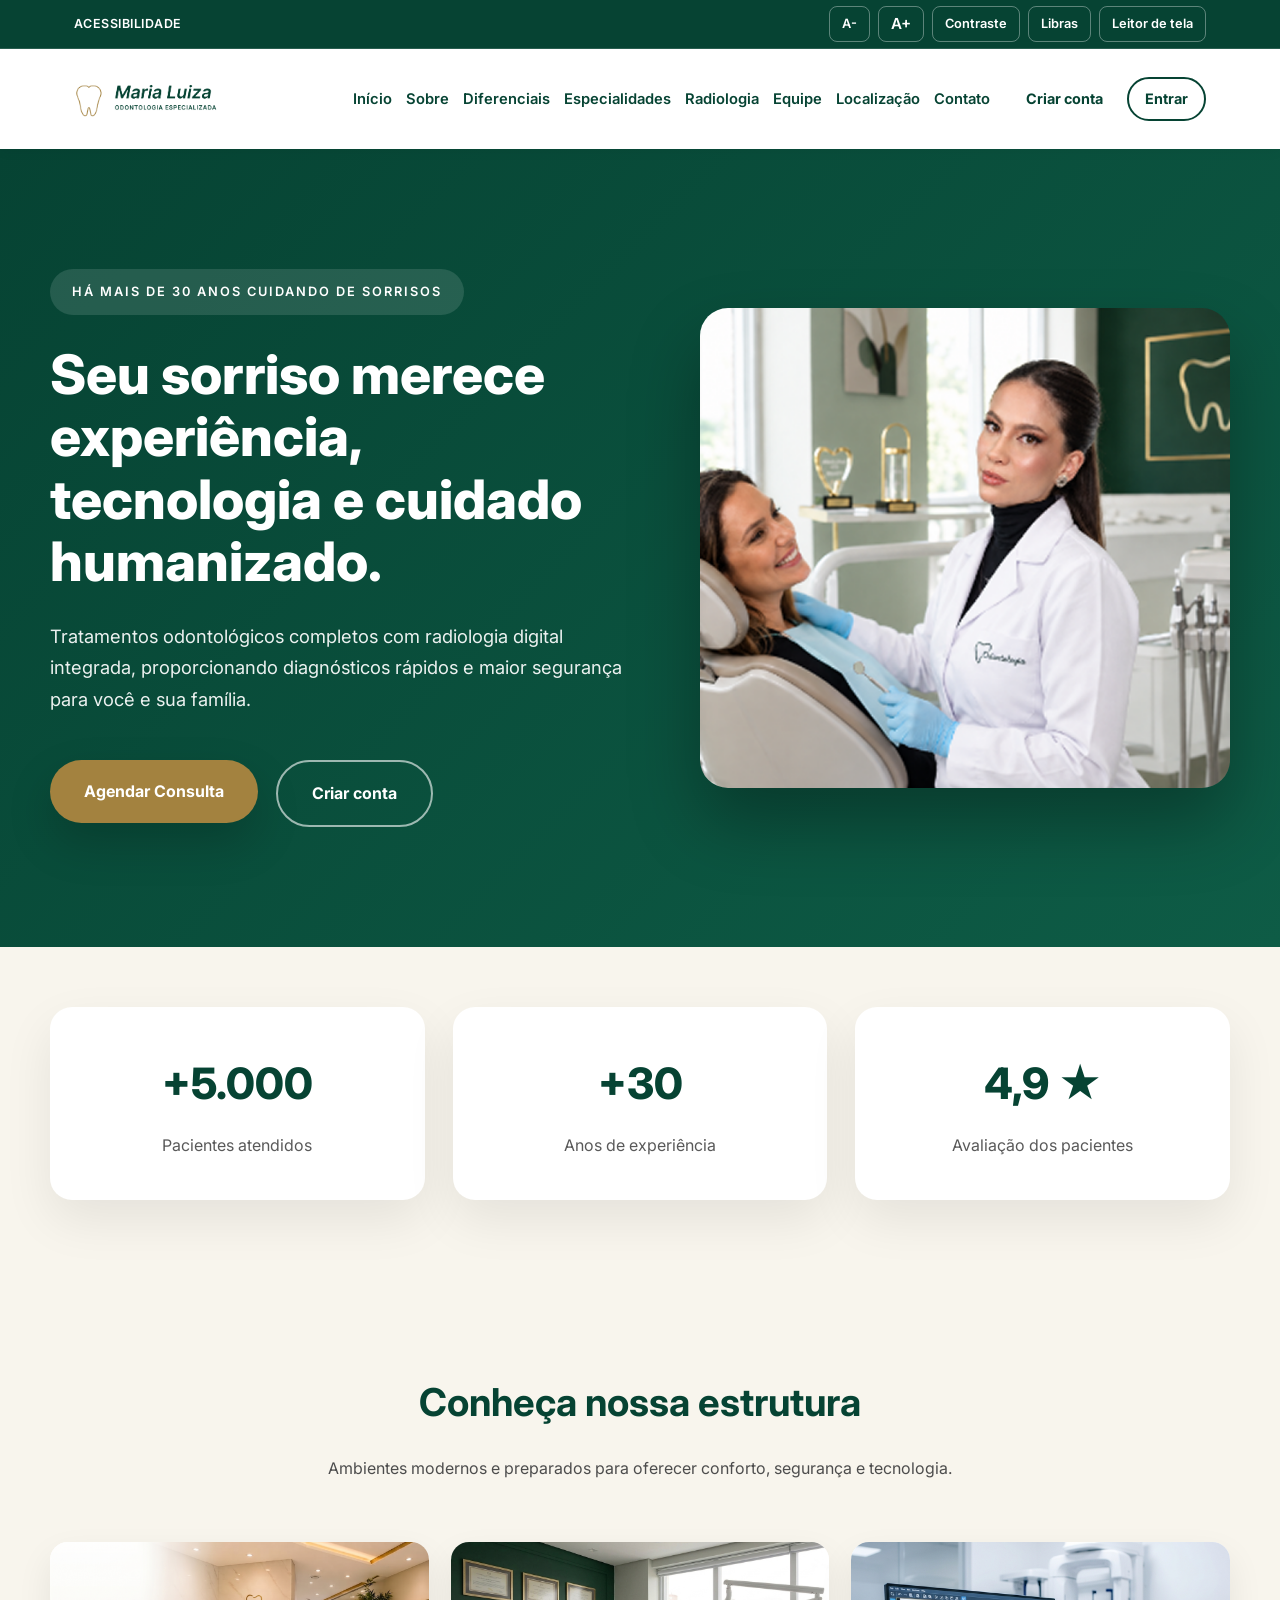
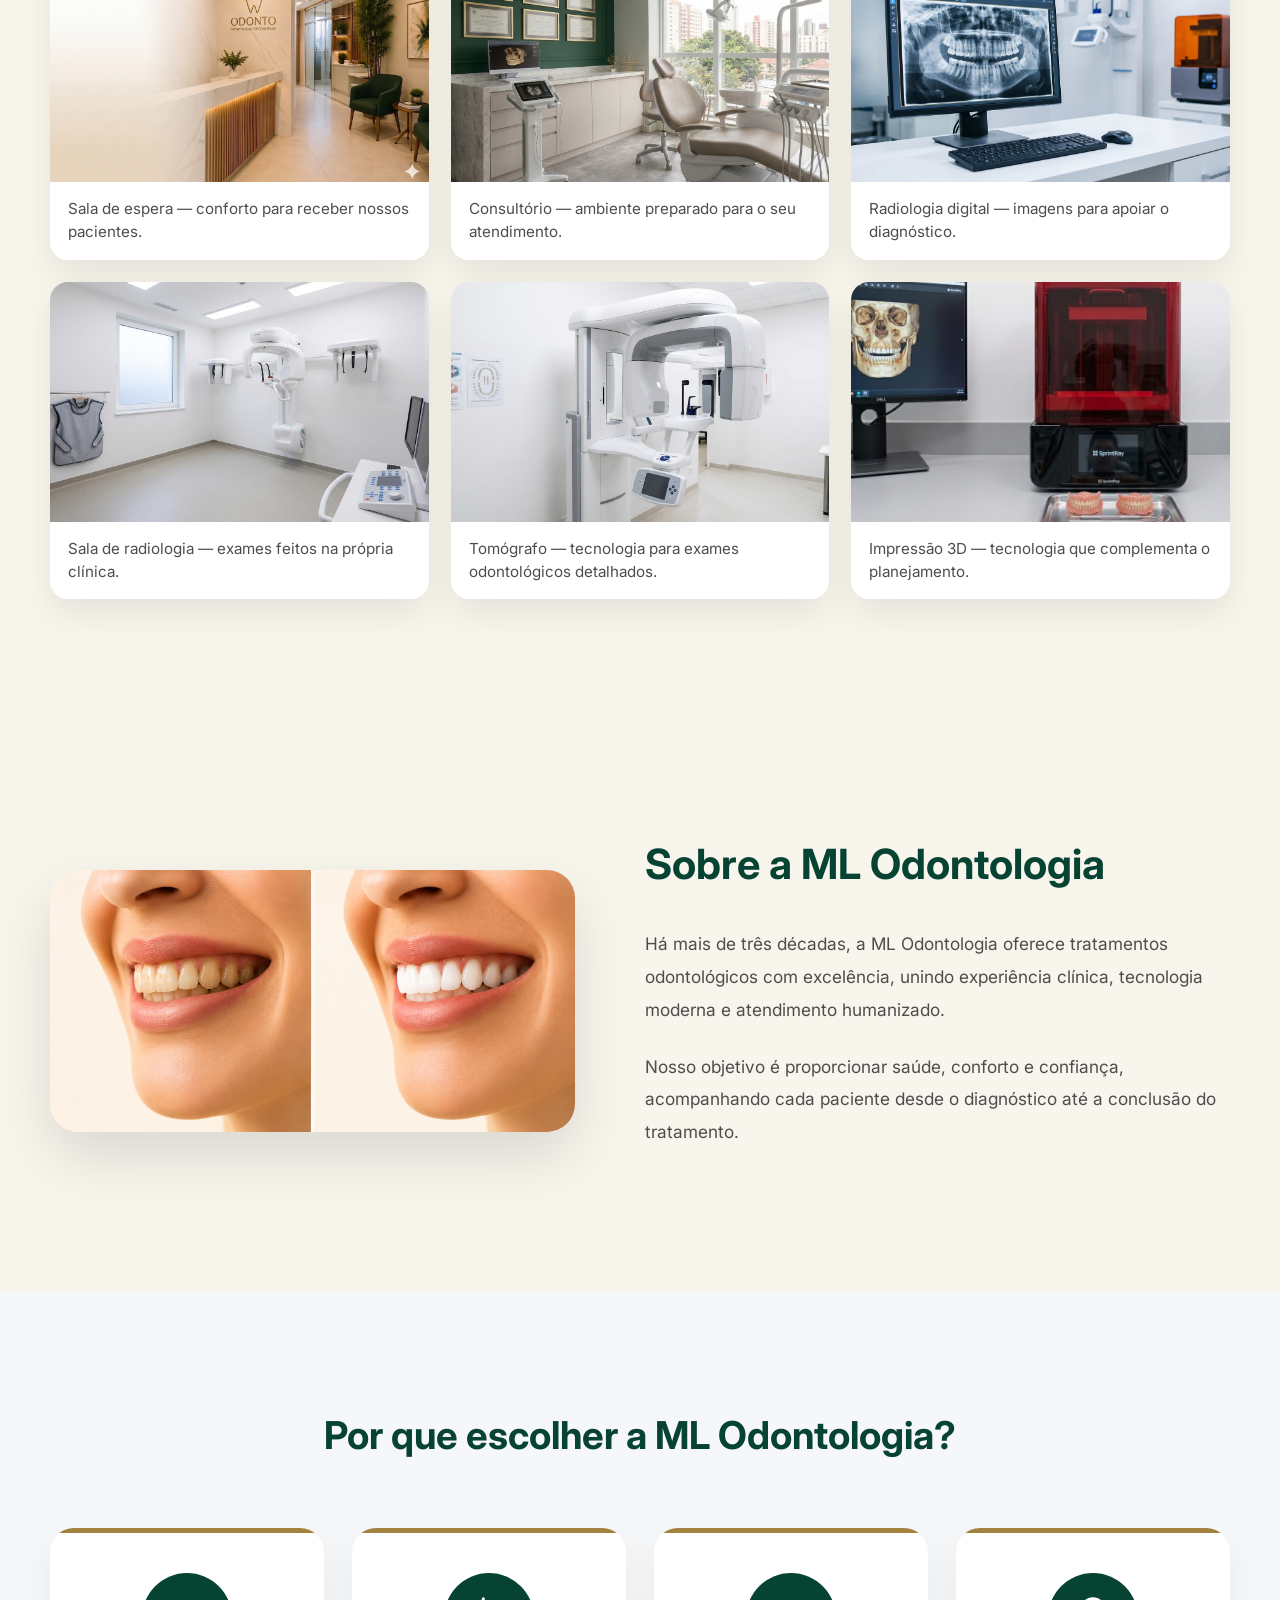
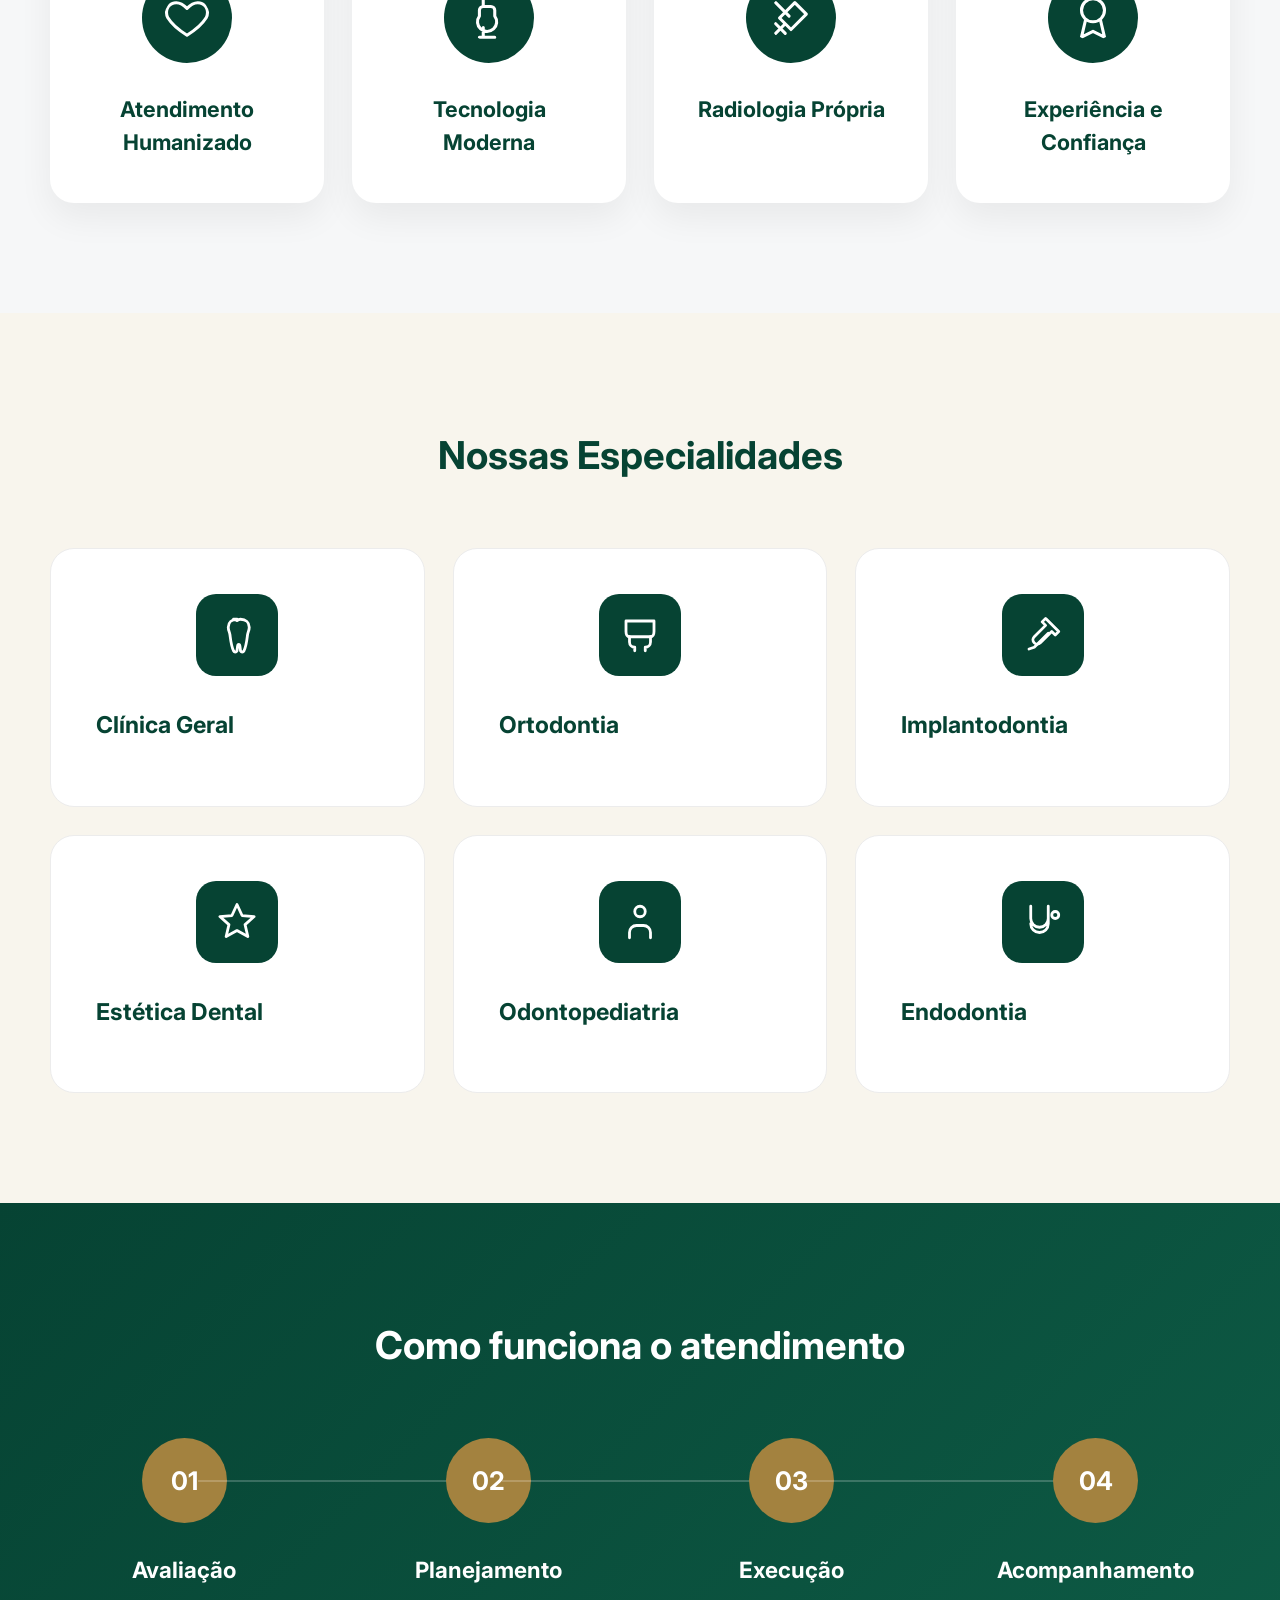
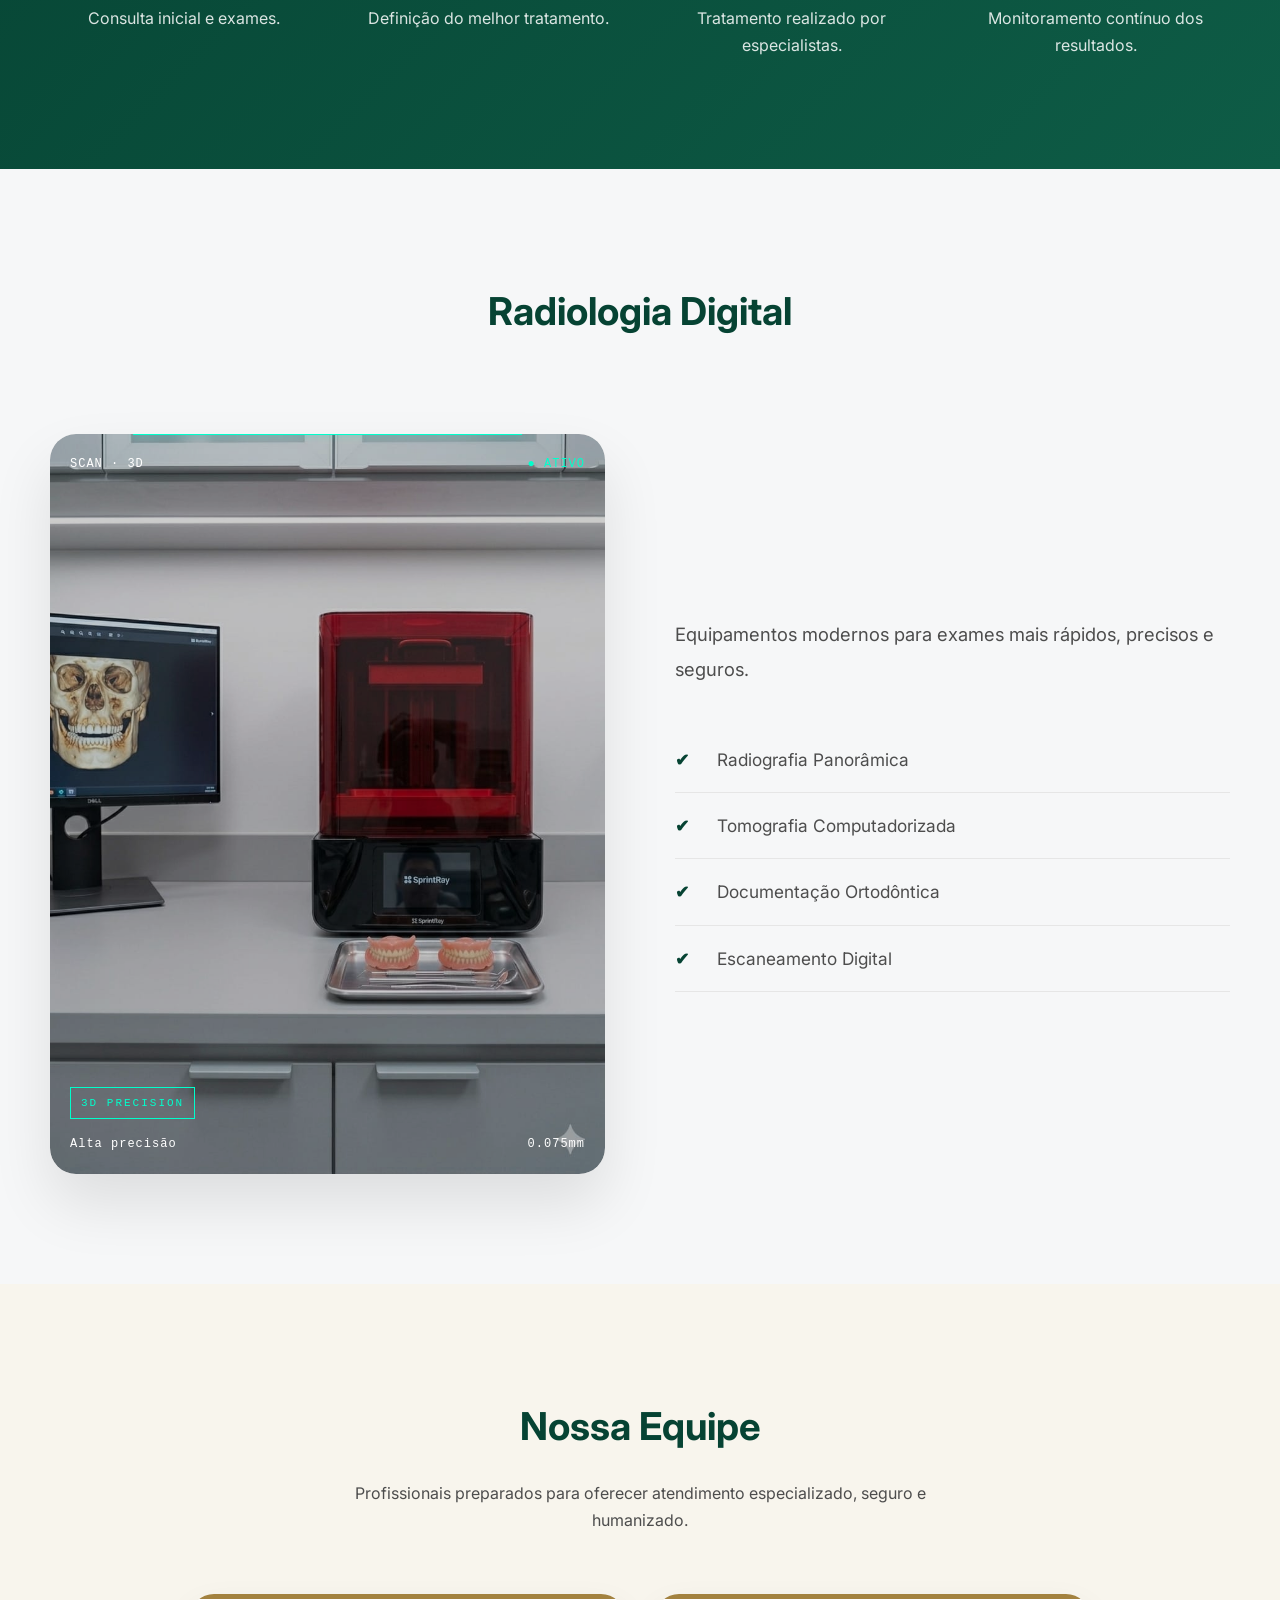
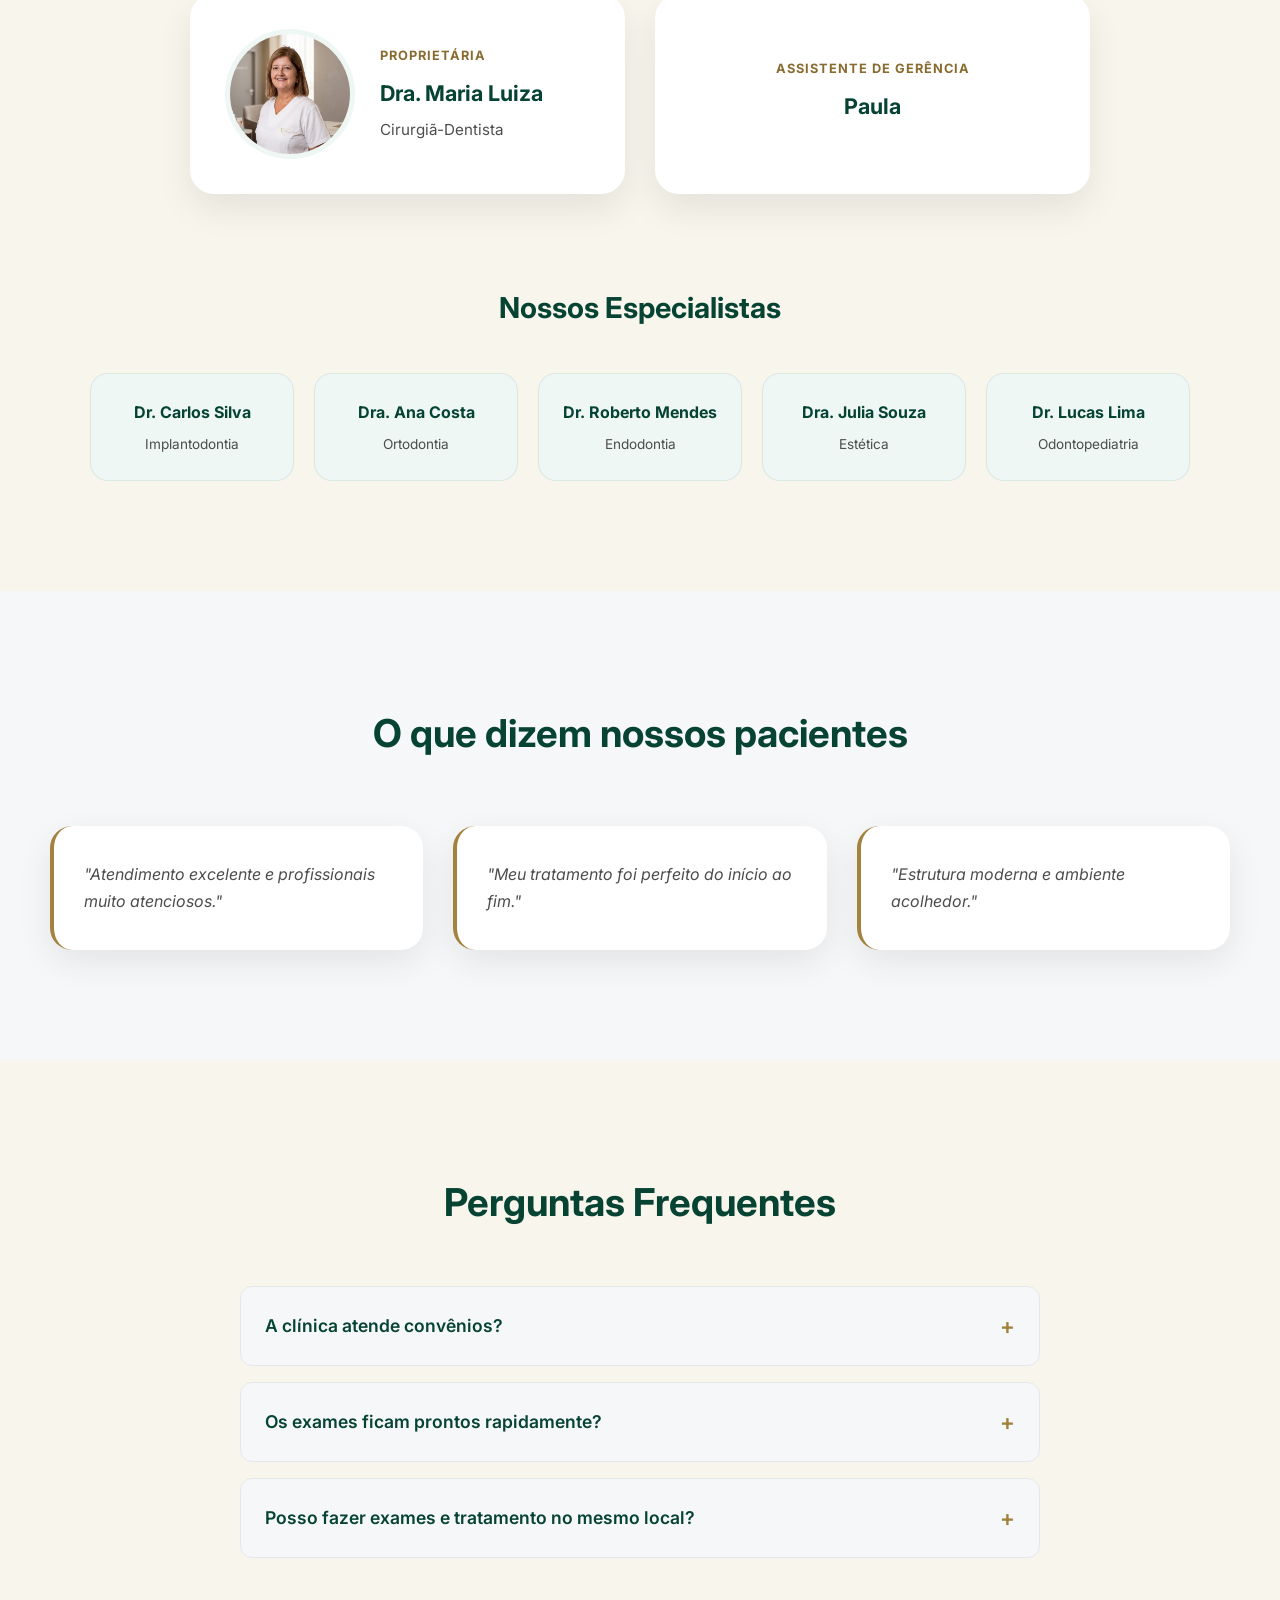
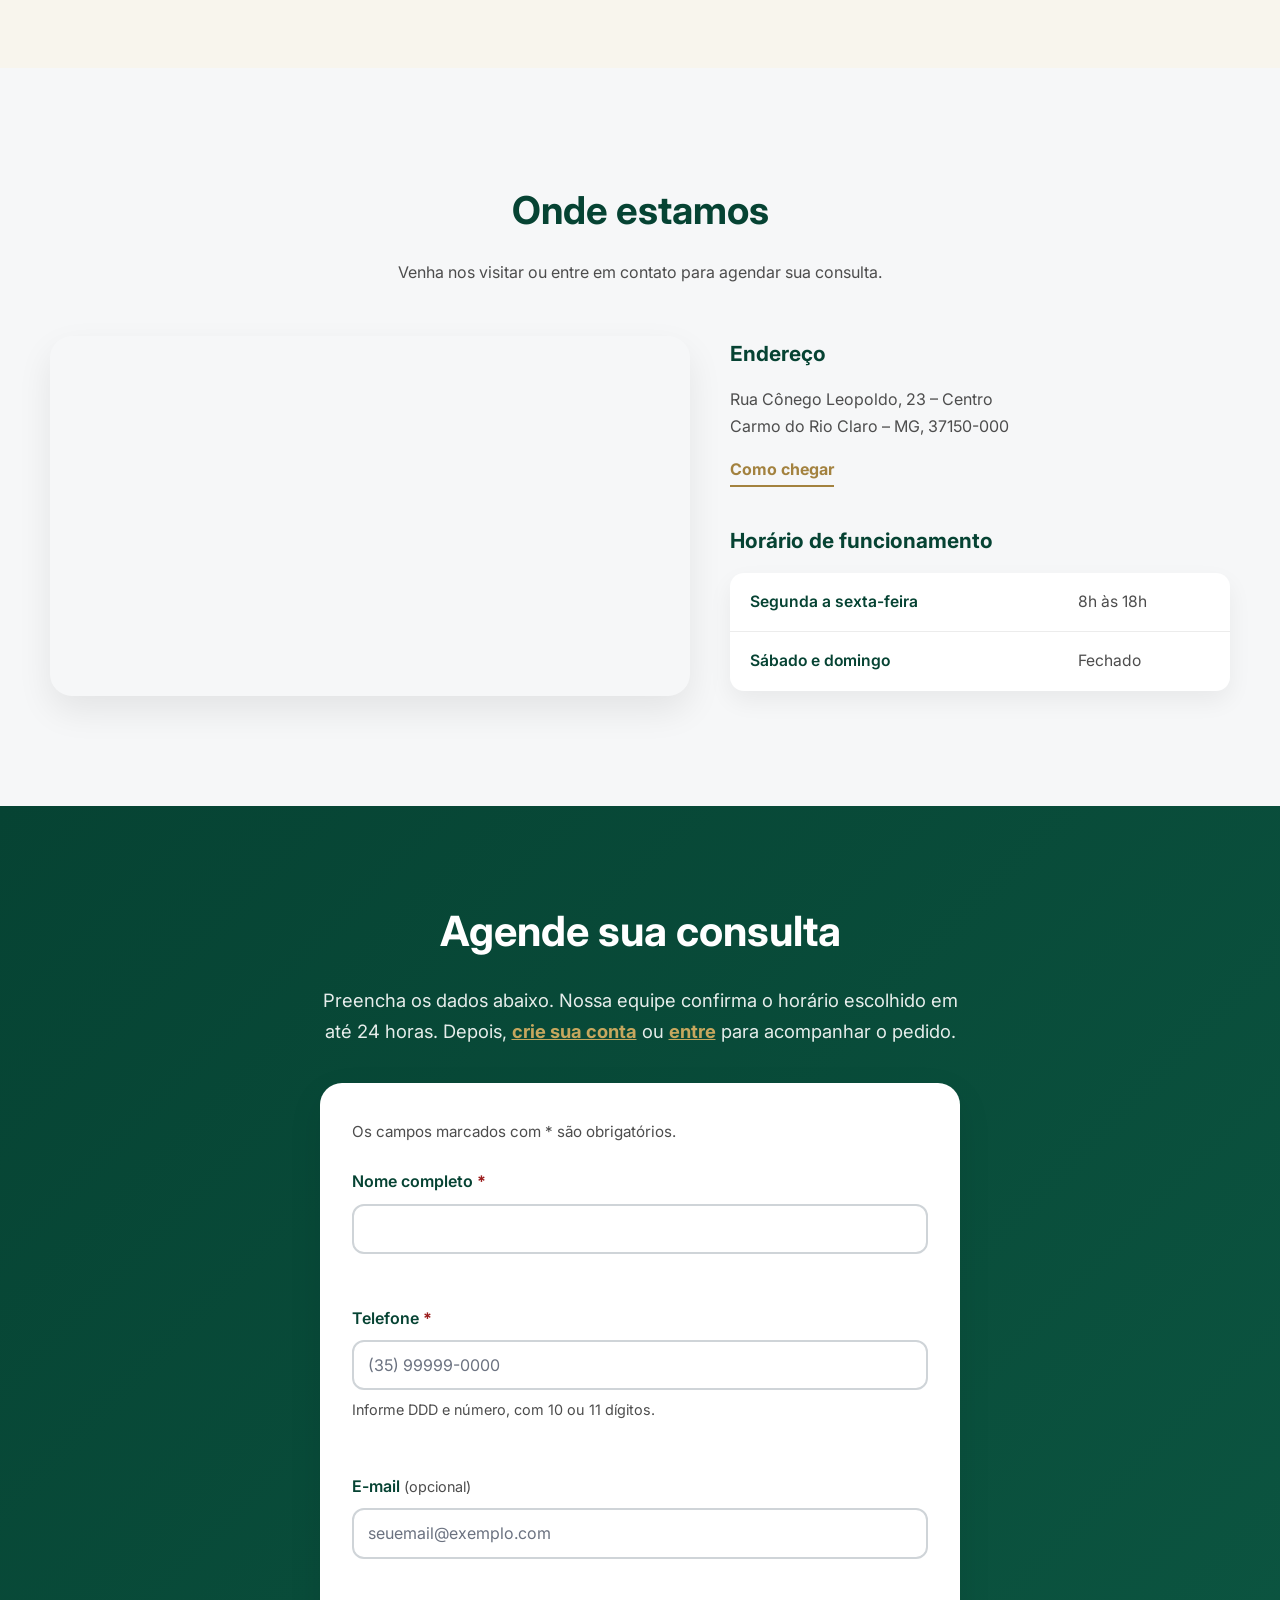
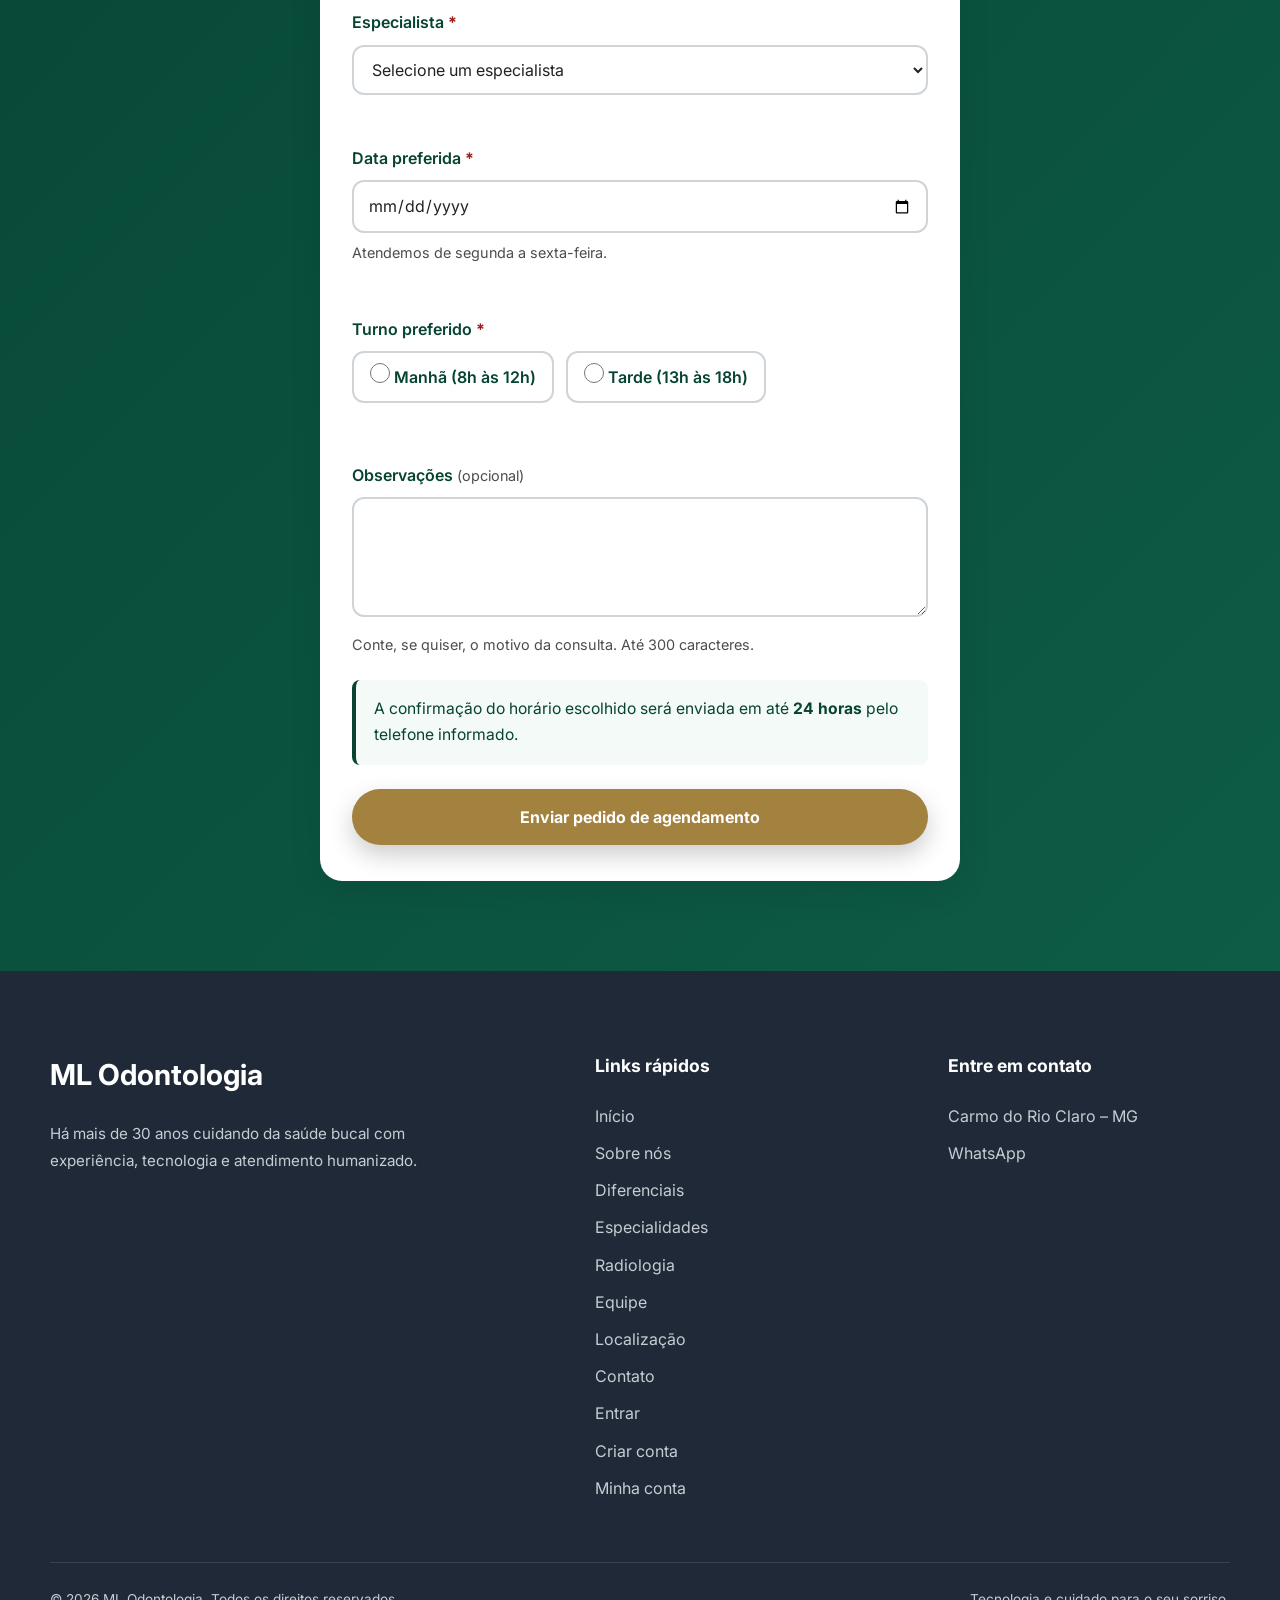
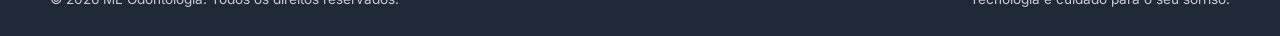
<file: index.html>
<!DOCTYPE html>
<html lang="pt-BR">

<head>
    <meta charset="UTF-8">

    <meta name="viewport" content="width=device-width, initial-scale=1.0">

    <title>ML Odontologia | Cuidando do seu sorriso há mais de 30 anos</title>
    <meta name="description"
        content="ML Odontologia. Atendimento odontológico completo, implantes, ortodontia e radiologia digital.">

    <link
        href="https://fonts.googleapis.com/css2?family=Inter:wght@300;400;500;600;700;800&display=swap"
        rel="stylesheet">

    <link rel="stylesheet" href="style.css">

   <script>
        // Aplica tamanho e contraste salvos antes da página aparecer
        (function () {
            try {
                var texto = localStorage.getItem('acessibilidade-texto');
                var contraste = localStorage.getItem('acessibilidade-contraste');

                if (texto === '1') {
                    document.documentElement.classList.add('texto-medio');
                }
                if (texto === '2') {
                    document.documentElement.classList.add('texto-grande');
                }

                if (contraste === '1') {
                    document.documentElement.classList.add('contraste-alto');
                }
            } catch (erro) {
                // Se o navegador bloquear o localStorage, o site segue no visual padrão
           }
        })();
    </script>
</head>


<body>

    <!-- ==================================================
    LINK DE ACESSIBILIDADE
   ================================================== -->

    <a href="#conteudo-principal" class="pular-link">
        Pular para o conteúdo
    </a>


    <!-- ==================================================
    CABEÇALHO
    ================================================== -->
    <header class="cabecalho">

        <div class="barra-acessibilidade">

            <nav
                class="barra-acessibilidade-nav"
                aria-label="Acessibilidade">

                <p class="barra-acessibilidade-titulo">
                   Acessibilidade
                </p>

                <ul class="barra-acessibilidade-lista">

                    <li>
                        <button
                            type="button"
                            id="acessibilidade-diminuir"
                            aria-label="Diminuir tamanho do texto">
                           A-
                        </button>
                    </li>

                    <li>
                        <button
                            type="button"
                            id="acessibilidade-aumentar"
                            aria-label="Aumentar tamanho do texto">
                            A+
                       </button>
                    </li>

                    <li>
                        <button
                            type="button"
                            id="acessibilidade-contraste"
                            aria-pressed="false"
                            aria-label="Alternar contraste de cores">
                            Contraste
                       </button>
                    </li>

                    <li>
                        <button
                            type="button"
                            id="acessibilidade-libras"
                            aria-pressed="false"
                            aria-label="Ativar tradutor de Libras">
                            Libras
                       </button>
                    </li>

                    <li>
                        <button
                            type="button"
                            id="acessibilidade-leitor"
                            aria-pressed="false"
                            aria-label="Ativar ou pausar leitura em voz alta da página">
                            Leitor de tela
                       </button>
                    </li>

                </ul>

            </nav>

            <p
                id="acessibilidade-status"
                class="oculto-visualmente"
               aria-live="polite">
            </p>

        </div>


        <nav class="menu-principal" id="menu-principal" aria-label="Menu principal">

            <div class="logo-area" id="logo">

               <a href="#inicio" class="logo-link">

                    <img
                        src="img/logo_clara.png"
                        alt="Marria Luiza Odontologia Especializada — página inicial"
                        width="1241"
                        height="487">

                </a>

            </div>

            <ul class="menu-lista" id="menu-lista-principal">

                <li>
                    <a href="#inicio">Início</a>
                </li>

               <li>
                    <a href="#sobre">Sobre</a>
                </li>

                <li>
                    <a href="#diferenciais">Diferenciais</a>
                </li>

                <li>
                    <a href="#servicos">Especialidades</a>
               </li>

                <li>
                    <a href="#radiologia">Radiologia</a>
                </li>

                <li>
                    <a href="#equipe">Equipe</a>
                </li>

               <li>
                    <a href="#localizacao">Localização</a>
                </li>

                <li>
                    <a href="#contato">Contato</a>
                </li>

            </ul>

            <div class="acoes-cabecalho">
                <a id="link-criar" class="cabecalho-criar" href="entrar.html?cadastro=1">Criar conta</a>
                <a id="link-entrar" class="cabecalho-entrar" href="entrar.html">Entrar</a>
            </div>

            <button
                type="button"
                class="menu-alternar"
                id="menu-alternar"
                aria-expanded="false"
                aria-controls="menu-lista-principal">

                <span class="oculto-visualmente">Abrir menu</span>

                <span aria-hidden="true">☰</span>
            </button>

       </nav>

    </header>


    <!-- ==================================================
    CONTEÚDO PRINCIPAL
    ================================================== -->

    <main id="conteudo-principal" tabindex="-1">

        <!-- ==================================================
        HERO
        ================================================== -->

        <section id="inicio" class="hero-inicio faixa-verde" aria-labelledby="hero-titulo">

            <div class="hero-topo">

               <p class="hero-selo">
                    HÁ MAIS DE 30 ANOS CUIDANDO DE SORRISOS
                </p>


                <h1 id="hero-titulo" class="hero-titulo">
                    Seu sorriso merece experiência, tecnologia e cuidado humanizado.
                </h1>


               <p class="hero-texto">
                    Tratamentos odontológicos completos com radiologia digital integrada,
                    proporcionando diagnósticos rápidos e maior segurança para você e sua família.
                </p>


                <ul class="hero-acoes">

                    <li>

                       <a
                            href="#contato"
                            class="botao botao-primario">

                            Agendar Consulta

                        </a>

                    </li>

                    <li>

                        <a
                            href="entrar.html?cadastro=1"
                            class="botao botao-secundario">

                            Criar conta

                        </a>
                    </li>

                </ul>

            </div>


            <figure class="hero-imagem">

               <img
                    src="img/m_fe.png"
                    alt="Equipe da ML Odontologia reunida na recepção da clínica">

            </figure>

        </section>


        <!-- ==================================================
       INDICADORES
        ================================================== -->

        <section class="indicadores faixa-clara" aria-label="Números da clínica">

            <ul class="indicadores-lista">

                <li class="indicador">

                    <strong class="indicador-numero">
                       +5.000
                    </strong>

                    <span class="indicador-legenda">
                        Pacientes atendidos
                    </span>

                </li>


               <li class="indicador">

                    <strong class="indicador-numero">
                        +30
                    </strong>

                    <span class="indicador-legenda">
                        Anos de experiência
                    </span>

               </li>


                <li class="indicador">

                    <strong class="indicador-numero">
                        4,9
                        <span class="oculto-visualmente">de 5 estrelas</span>
                        <span aria-hidden="true">★</span>
                    </strong>
                    <span class="indicador-legenda">
                        Avaliação dos pacientes
                    </span>

                </li>

            </ul>

        </section>

        <!-- ==================================================
        GALERIA
        ================================================== -->

        <section class="galeria faixa-clara" aria-labelledby="galeria-titulo">

            <header class="galeria-intro">

               <h2 id="galeria-titulo">
                    Conheça nossa estrutura
                </h2>

                <p>
                    Ambientes modernos e preparados para oferecer conforto,
                    segurança e tecnologia.
                </p>

            </header>

            <ul class="galeria-lista">

                <li class="galeria-item">
                    <figure class="galeria-figura">
                        <img
                            src="img/sala de espera.png"
                            alt="Sala de espera ampla e confortável da clínica">
                        <figcaption>Sala de espera — conforto para receber nossos pacientes.</figcaption>
                    </figure>
                </li>

                <li class="galeria-item">
                    <figure class="galeria-figura">
                        <img
                            src="img/sala de atendimento.jpg"
                            alt="Sala de atendimento odontológico equipada">
                        <figcaption>Consultório — ambiente preparado para o seu atendimento.</figcaption>
                    </figure>
                </li>

                <li class="galeria-item">
                    <figure class="galeria-figura">
                        <img
                            src="img/Radiologia Digital.jpg"
                            alt="Equipamento de radiologia digital em sala de exames">
                        <figcaption>Radiologia digital — imagens para apoiar o diagnóstico.</figcaption>
                    </figure>
                </li>

                <li class="galeria-item">
                    <figure class="galeria-figura">
                        <img
                            src="img/Sala de Radiologia.jpg"
                            alt="Sala de radiologia da clínica, com equipamento de raio-x digital">
                        <figcaption>Sala de radiologia — exames feitos na própria clínica.</figcaption>
                    </figure>
                </li>

                <li class="galeria-item">
                    <figure class="galeria-figura">
                        <img
                            src="img/Tomógrafo.jpg"
                            alt="Tomógrafo odontológico de última geração">
                        <figcaption>Tomógrafo — tecnologia para exames odontológicos detalhados.</figcaption>
                    </figure>
                </li>

                <li class="galeria-item">
                    <figure class="galeria-figura">
                        <img
                            src="img/impressora.jpeg"
                            alt="Equipamento de impressão 3D utilizado na clínica">
                        <figcaption>Impressão 3D — tecnologia que complementa o planejamento.</figcaption>
                    </figure>
                </li>

            </ul>

        </section>

        <!-- ==================================================
        SOBRE
        ================================================== -->

        <section id="sobre" class="sobre faixa-clara" aria-labelledby="sobre-titulo">

            <figure class="sobre-imagem">

               <img
                    src="img/antesdepois.png"
                    alt="Atendimento odontológico sendo realizado pela Dra. Maria Luiza">

            </figure>


            <article class="sobre-conteudo">

                <h2 id="sobre-titulo">
                   Sobre a ML Odontologia
                </h2>


                <p>
                    Há mais de três décadas, a ML Odontologia oferece tratamentos
                    odontológicos com excelência, unindo experiência clínica,
                    tecnologia moderna e atendimento humanizado.
                </p>

                <p>
                    Nosso objetivo é proporcionar saúde, conforto e confiança,
                    acompanhando cada paciente desde o diagnóstico até a conclusão
                    do tratamento.
                </p>

            </article>

        </section>

        <!-- ==================================================
        DIFERENCIAIS
        ================================================== -->

        <section id="diferenciais" class="diferenciais faixa-cinza" aria-labelledby="diferenciais-titulo">

            <header class="diferenciais-intro">

               <h2 id="diferenciais-titulo">
                    Por que escolher a ML Odontologia?
                </h2>

            </header>


            <ul class="diferenciais-lista">

                <li class="diferencial-item">
                    <article class="diferencial-card">

                        <svg
                            class="icone"
                            aria-hidden="true"
                            focusable="false"
                            viewBox="0 0 24 24">

                            <path
                               d="M12 21s-7.2-4.5-10-9.1C.4 8.6 1.7 5 5.1 4.2 7.4 3.6 9.7 4.6 12 7c2.3-2.4 4.6-3.4 6.9-2.8 3.4.8 4.7 4.4 3.1 7.7C19.2 16.5 12 21 12 21z" />

                        </svg>

                        <h3>
                            Atendimento Humanizado
                        </h3>

                    </article>

               </li>


                <li class="diferencial-item">

                    <article class="diferencial-card">

                        <svg
                            class="icone"
                            aria-hidden="true"
                           focusable="false"
                            viewBox="0 0 24 24">

                            <path
                                d="M9 2v4M9 6h4a2 2 0 0 1 2 2v3a5 5 0 1 1-8 0V8a2 2 0 0 1 2-2zM7 22h8M9 17v5" />

                        </svg>

                        <h3>
                            Tecnologia Moderna
                       </h3>

                    </article>

                </li>


                <li class="diferencial-item">

                    <article class="diferencial-card">
                        <svg
                            class="icone"
                            aria-hidden="true"
                            focusable="false"
                            viewBox="0 0 24 24">

                            <path
                                d="M4 4l7 7M14 4l6 6-8 8-6-6zM9 15l-5 5M4 15l5 5" />

                       </svg>

                        <h3>
                            Radiologia Própria
                        </h3>

                    </article>

                </li>

                <li class="diferencial-item">

                    <article class="diferencial-card">

                        <svg
                            class="icone"
                            aria-hidden="true"
                            focusable="false"
                            viewBox="0 0 24 24">
                            <circle
                                cx="12"
                                cy="8"
                                r="6" />

                            <path
                                d="M8 13.5 6 22l6-3 6 3-2-8.5" />

                        </svg>
                        <h3>
                            Experiência e Confiança
                        </h3>

                    </article>

                </li>

            </ul>
        </section>


        <!-- ==================================================
        SERVIÇOS
        ================================================== -->

        <section id="servicos" class="servicos faixa-clara" aria-labelledby="servicos-titulo">

           <header class="servicos-intro">

                <h2 id="servicos-titulo">
                    Nossas Especialidades
                </h2>

            </header>


            <ul class="servicos-lista">
                <li class="servico-item">

                    <article class="servico-card">

                        <svg
                            class="icone"
                            aria-hidden="true"
                            focusable="false"
                            viewBox="0 0 24 24">
                            <path
                                d="M12 3c-3 0-5 1.8-5 4.5 0 2 .8 2.7 1 4.5.3 2.3.6 6 2 9 .5 1 1.5 1 2 0l.3-2.5c.2-1.5 1.2-1.5 1.4 0L14 21c.5 1 1.5 1 2 0 1.4-3 1.7-6.7 2-9 .2-1.8 1-2.5 1-4.5C19 4.8 17 3 14 3c-.8 0-1.4.3-2 .8-.6-.5-1.2-.8-2-.8z" />

                        </svg>

                        <h3>
                            Clínica Geral
                        </h3>

                   </article>

                </li>


                <li class="servico-item">

                    <article class="servico-card">

                        <svg
                           class="icone"
                            aria-hidden="true"
                            focusable="false"
                            viewBox="0 0 24 24">

                            <path
                                d="M4 4h16v6c0 2-1 3-2 3H6c-1 0-2-1-2-3V4z" />

                            <path
                                d="M6 13v3a3 3 0 0 0 3 3M18 13v3a3 3 0 0 1-3 3M9 19v2M15 19v2" />
                        </svg>

                        <h3>
                            Ortodontia
                        </h3>

                    </article>

                </li>

                <li class="servico-item">

                    <article class="servico-card">

                        <svg
                            class="icone"
                            aria-hidden="true"
                            focusable="false"
                           viewBox="0 0 24 24">

                            <path
                                d="M14 3l7 7-2 2-2-2-6.5 6.5c-1 1-2.5 1-3.5 0-1-1-1-2.5 0-3.5L13.5 6.5l-2-2 2-2z" />

                            <path
                                d="M4 20l3-1 8-8" />

                        </svg>

                       <h3>
                            Implantodontia
                        </h3>

                    </article>

                </li>


                <li class="servico-item">
                    <article class="servico-card">

                        <svg
                            class="icone"
                            aria-hidden="true"
                            focusable="false"
                            viewBox="0 0 24 24">

                            <path
                               d="M12 2l2.9 6.3 6.9.6-5.2 4.6 1.6 6.8L12 16.9 5.8 20.3l1.6-6.8L2.2 8.9l6.9-.6z" />

                        </svg>

                        <h3>
                            Estética Dental
                        </h3>

                    </article>

               </li>


                <li class="servico-item">

                    <article class="servico-card">

                        <svg
                            class="icone"
                            aria-hidden="true"
                           focusable="false"
                            viewBox="0 0 24 24">

                            <circle
                                cx="12"
                                cy="6"
                                r="3" />

                            <path
                                d="M6 21v-3a4 4 0 0 1 4-4h4a4 4 0 0 1 4 4v3" />
                        </svg>

                        <h3>
                            Odontopediatria
                        </h3>

                    </article>

                </li>

                <li class="servico-item">

                    <article class="servico-card">

                        <svg
                            class="icone"
                            aria-hidden="true"
                            focusable="false"
                           viewBox="0 0 24 24">

                            <path
                                d="M5 3v7a5 5 0 0 0 10 0V3M15 10v3a5 5 0 0 1-10 0" />

                            <circle
                                cx="19"
                                cy="8"
                                r="2" />

                       </svg>

                        <h3>
                            Endodontia
                        </h3>

                    </article>

                </li>

           </ul>

        </section>


        <!-- ==================================================
        COMO FUNCIONA
        ================================================== -->

        <section class="processo faixa-verde" aria-labelledby="processo-titulo">
            <header class="processo-intro">

                <h2 id="processo-titulo">
                    Como funciona o atendimento
                </h2>

            </header>


           <ol class="processo-lista">

                <li class="processo-item">

                    <article class="processo-card">

                        <h3>
                            <span class="oculto-visualmente">Etapa 1: </span>
                            Avaliação
                        </h3>
                        <p>
                            Consulta inicial e exames.
                        </p>

                    </article>

                </li>


               <li class="processo-item">

                    <article class="processo-card">

                        <h3>
                            <span class="oculto-visualmente">Etapa 2: </span>
                            Planejamento
                        </h3>

                        <p>
                           Definição do melhor tratamento.
                        </p>

                    </article>

                </li>


                <li class="processo-item">

                   <article class="processo-card">

                        <h3>
                            <span class="oculto-visualmente">Etapa 3: </span>
                            Execução
                        </h3>

                        <p>
                            Tratamento realizado por especialistas.
                        </p>
                    </article>

                </li>


                <li class="processo-item">

                    <article class="processo-card">

                       <h3>
                            <span class="oculto-visualmente">Etapa 4: </span>
                            Acompanhamento
                        </h3>

                        <p>
                            Monitoramento contínuo dos resultados.
                        </p>

                    </article>
                </li>

            </ol>

        </section>


        <!-- ==================================================
        RADIOLOGIA
       ================================================== -->

        <section id="radiologia" class="radiologia faixa-cinza" aria-labelledby="radiologia-titulo">

            <header class="radiologia-intro">

                <h2 id="radiologia-titulo">
                    Radiologia Digital
                </h2>

           </header>


            <figure class="radiologia-imagem">

                <img
                    src="img/impressora.jpeg"
                    alt="Equipamento de radiologia digital de alta precisão da clínica">

                <div class="scan-line" aria-hidden="true"></div>

                <div class="scan-info top" aria-hidden="true">

                    <span>
                        SCAN · 3D
                    </span>

                    <span>
                        ● ATIVO
                   </span>

                </div>


                <div class="scan-info bottom" aria-hidden="true">

                    <span>
                        Alta precisão
                    </span>
                    <span>
                        0.075mm
                    </span>

                </div>


                <div class="tech-tag" aria-hidden="true">
                    3D PRECISION
               </div>

            </figure>


            <article class="radiologia-info">

                <p>
                    Equipamentos modernos para exames mais rápidos,
                    precisos e seguros.
               </p>


                <ul class="radiologia-lista">

                    <li>
                        Radiografia Panorâmica
                    </li>

                    <li>
                       Tomografia Computadorizada
                    </li>

                    <li>
                        Documentação Ortodôntica
                    </li>

                    <li>
                        Escaneamento Digital
                    </li>
                </ul>

            </article>

        </section>


        <!-- ==================================================
        EQUIPE
       ================================================== -->

        <section id="equipe" class="equipe faixa-clara" aria-labelledby="equipe-titulo">

            <header class="equipe-intro">

                <h2 id="equipe-titulo">
                    Nossa Equipe
                </h2>

               <p>
                    Profissionais preparados para oferecer
                    atendimento especializado, seguro e humanizado.
                </p>

            </header>


            <!-- GESTÃO -->

           <div class="equipe-gestao">


                <!-- PROPRIETÁRIA -->

                <article class="equipe-card equipe-proprietaria">

                    <figure>

                        <img
                           src="img/diluza.jpeg"
                            alt="Retrato da Dra. Maria Luiza">

                    </figure>


                    <div class="equipe-dados">

                        <span class="equipe-cargo">
                            Proprietária
                       </span>

                        <h3>
                            Dra. Maria Luiza
                        </h3>

                        <p>
                            Cirurgiã-Dentista
                        </p>

                   </div>

                </article>


                <!-- ASSISTENTE -->

                <article class="equipe-card equipe-gerencia">

                    <div class="equipe-dados">
                        <span class="equipe-cargo">
                            Assistente de Gerência
                        </span>

                        <h3>
                            Paula
                        </h3>

                    </div>
                </article>

            </div>


            <!-- ESPECIALISTAS -->

            <div class="especialistas">

               <header class="especialistas-intro">

                    <h3>
                        Nossos Especialistas
                    </h3>

                </header>


                <ul class="especialistas-lista">
                    <li class="especialista-card">

                        <h4>
                            Dr. Carlos Silva
                        </h4>

                        <p>
                            Implantodontia
                        </p>
                    </li>


                    <li class="especialista-card">

                        <h4>
                            Dra. Ana Costa
                        </h4>

                       <p>
                            Ortodontia
                        </p>

                    </li>


                    <li class="especialista-card">

                        <h4>
                           Dr. Roberto Mendes
                        </h4>

                        <p>
                            Endodontia
                        </p>

                    </li>


                   <li class="especialista-card">

                        <h4>
                            Dra. Julia Souza
                        </h4>

                        <p>
                            Estética
                        </p>

                   </li>


                    <li class="especialista-card">

                        <h4>
                            Dr. Lucas Lima
                        </h4>

                        <p>
                           Odontopediatria
                        </p>

                    </li>

                </ul>

            </div>

        </section>

        <!-- ==================================================
        DEPOIMENTOS
        ================================================== -->

        <section
            id="depoimentos"
            class="depoimentos faixa-cinza"
            aria-labelledby="depoimentos-titulo">
            <header class="depoimentos-intro">

                <h2 id="depoimentos-titulo">
                    O que dizem nossos pacientes
                </h2>

            </header>


           <ul class="depoimentos-lista">

                <li>

                    <blockquote class="depoimento">

                        <p>
                            "Atendimento excelente e profissionais muito atenciosos."
                        </p>

                   </blockquote>

                </li>


                <li>

                    <blockquote class="depoimento">

                        <p>
                           "Meu tratamento foi perfeito do início ao fim."
                        </p>

                    </blockquote>

                </li>


                <li>

                   <blockquote class="depoimento">

                        <p>
                            "Estrutura moderna e ambiente acolhedor."
                        </p>

                    </blockquote>

                </li>

           </ul>

        </section>


        <!-- ==================================================
        FAQ
        ================================================== -->

        <section id="faq" class="faq faixa-clara" aria-labelledby="faq-titulo">
            <header class="faq-intro">

                <h2 id="faq-titulo">
                    Perguntas Frequentes
                </h2>

            </header>


           <ul class="faq-lista">

                <li>

                    <details class="faq-item">

                        <summary>
                            A clínica atende convênios?
                        </summary>

                       <p>
                            Entre em contato para verificar os convênios disponíveis.
                        </p>

                    </details>

                </li>


                <li>
                    <details class="faq-item">

                        <summary>
                            Os exames ficam prontos rapidamente?
                        </summary>

                        <p>
                            Sim. A maioria possui entrega rápida em formato digital.
                        </p>
                    </details>

                </li>


                <li>

                    <details class="faq-item">

                       <summary>
                            Posso fazer exames e tratamento no mesmo local?
                        </summary>

                        <p>
                            Sim. A clínica possui estrutura integrada.
                        </p>

                    </details>

               </li>

            </ul>

        </section>


        <!-- ==================================================
        LOCALIZAÇÃO E HORÁRIO
        ================================================== -->
        <section id="localizacao" class="localizacao faixa-clara" aria-labelledby="localizacao-titulo">

            <header class="localizacao-intro">

                <h2 id="localizacao-titulo">
                    Onde estamos
                </h2>

                <p>
                   Venha nos visitar ou entre em contato para agendar sua consulta.
                </p>

            </header>


            <div class="localizacao-conteudo">

                <div class="localizacao-mapa">

                   <iframe
                        title="Mapa com a localização da ML Odontologia, Rua Cônego Leopoldo, 23, Centro, Carmo do Rio Claro - MG"
                        src="https://www.google.com/maps?q=Rua+C%C3%B4nego+Leopoldo%2C+23%2C+Centro%2C+Carmo+do+Rio+Claro+-+MG%2C+37150-000&output=embed"
                        loading="lazy"
                        referrerpolicy="no-referrer-when-downgrade">
                    </iframe>

                </div>


               <div class="localizacao-info">

                    <section aria-labelledby="endereco-titulo">

                        <h3 id="endereco-titulo">
                            Endereço
                        </h3>

                        <address>
                            <p>Rua Cônego Leopoldo, 23 – Centro</p>
                           <p>Carmo do Rio Claro – MG, 37150-000</p>
                        </address>

                        <a
                            href="https://www.google.com/maps?q=Rua+C%C3%B4nego+Leopoldo%2C+23%2C+Centro%2C+Carmo+do+Rio+Claro+-+MG%2C+37150-000"
                            class="localizacao-link"
                            target="_blank"
                            rel="noopener noreferrer">

                            Como chegar
                            <span class="oculto-visualmente">
                                (abre o Google Maps em nova aba)
                            </span>

                        </a>

                    </section>


                   <section aria-labelledby="horario-titulo">

                        <h3 id="horario-titulo">
                            Horário de funcionamento
                        </h3>

                        <table class="localizacao-horario">

                            <caption class="oculto-visualmente">
                                Horário de funcionamento da ML Odontologia por dia da semana
                           </caption>

                            <tbody>

                                <tr>
                                    <th scope="row">Segunda a sexta-feira</th>
                                    <td>8h às 18h</td>
                                </tr>

                                <tr>
                                   <th scope="row">Sábado e domingo</th>
                                    <td>Fechado</td>
                                </tr>

                            </tbody>

                        </table>

                    </section>

               </div>

            </div>

        </section>


        <!-- ==================================================
        CTA
        ================================================== -->
        <section
            id="contato"
            class="cta faixa-verde"
            aria-labelledby="cta-titulo">

            <h2 id="cta-titulo">
                Agende sua consulta
            </h2>

           <p class="cta-intro">
                Preencha os dados abaixo. Nossa equipe confirma o horário
                escolhido em até 24 horas.
                Depois, <a href="entrar.html?cadastro=1">crie sua conta</a>
                ou <a href="entrar.html">entre</a> para acompanhar o pedido.
            </p>


            <form
                id="formulario-agendamento"
                class="formulario-agendamento"
                novalidate
               aria-describedby="aviso-confirmacao">

                <p id="aviso-campos" class="formulario-legenda">
                    Os campos marcados com
                    <span aria-hidden="true">*</span>
                    <span class="oculto-visualmente">asterisco</span>
                    são obrigatórios.
                </p>


               <div class="campo">

                    <label for="nome">
                        Nome completo
                        <span class="campo-obrigatorio" aria-hidden="true">*</span>
                    </label>

                    <input
                        type="text"
                        id="nome"
                       name="nome"
                        autocomplete="name"
                        autocapitalize="words"
                        required
                        aria-required="true"
                        aria-describedby="erro-nome">

                    <p id="erro-nome" class="campo-erro"></p>

                </div>

                <div class="campo">

                    <label for="telefone">
                        Telefone
                        <span class="campo-obrigatorio" aria-hidden="true">*</span>
                    </label>

                    <input
                       type="tel"
                        id="telefone"
                        name="telefone"
                        autocomplete="tel"
                        inputmode="tel"
                        maxlength="15"
                        required
                        aria-required="true"
                        aria-describedby="dica-telefone erro-telefone"
                        placeholder="(35) 99999-0000">
                    <p id="dica-telefone" class="campo-dica">
                        Informe DDD e número, com 10 ou 11 dígitos.
                    </p>

                    <p id="erro-telefone" class="campo-erro"></p>

                </div>


               <div class="campo">

                    <label for="email">
                        E-mail
                        <span class="campo-opcional">(opcional)</span>
                    </label>

                    <input
                        type="email"
                        id="email"
                       name="email"
                        autocomplete="email"
                        aria-describedby="erro-email"
                        placeholder="seuemail@exemplo.com">

                    <p id="erro-email" class="campo-erro"></p>

                </div>


               <div class="campo">

                    <label for="especialista">
                        Especialista
                        <span class="campo-obrigatorio" aria-hidden="true">*</span>
                    </label>

                    <select
                        id="especialista"
                        name="especialista"
                       required
                        aria-required="true"
                        aria-describedby="erro-especialista">

                        <option value="">
                            Selecione um especialista
                        </option>

                        <option value="Dra. Maria Luiza — Clínica Geral">
                            Dra. Maria Luiza — Clínica Geral
                       </option>

                        <option value="Dr. Carlos Silva — Implantodontia">
                            Dr. Carlos Silva — Implantodontia
                        </option>

                        <option value="Dra. Ana Costa — Ortodontia">
                            Dra. Ana Costa — Ortodontia
                        </option>

                       <option value="Dr. Roberto Mendes — Endodontia">
                            Dr. Roberto Mendes — Endodontia
                        </option>

                        <option value="Dra. Julia Souza — Estética Dental">
                            Dra. Julia Souza — Estética Dental
                        </option>

                        <option value="Dr. Lucas Lima — Odontopediatria">
                            Dr. Lucas Lima — Odontopediatria
                       </option>

                    </select>

                    <p id="erro-especialista" class="campo-erro"></p>

                </div>


                <div class="campo">
                    <label for="data">
                        Data preferida
                        <span class="campo-obrigatorio" aria-hidden="true">*</span>
                    </label>

                    <input
                        type="date"
                        id="data"
                        name="data"
                       required
                        aria-required="true"
                        aria-describedby="dica-data erro-data">

                    <p id="dica-data" class="campo-dica">
                        Atendemos de segunda a sexta-feira.
                    </p>

                    <p id="erro-data" class="campo-erro"></p>

               </div>


                <fieldset class="campo campo-grupo" aria-describedby="erro-turno">

                    <legend>
                        Turno preferido
                        <span class="campo-obrigatorio" aria-hidden="true">*</span>
                    </legend>

                   <div class="opcoes-turno">

                        <label class="opcao-turno">
                            <input
                                type="radio"
                                name="turno"
                                value="Manhã (8h às 12h)"
                                required>
                            Manhã (8h às 12h)
                        </label>
                        <label class="opcao-turno">
                            <input
                                type="radio"
                                name="turno"
                                value="Tarde (13h às 18h)">
                            Tarde (13h às 18h)
                        </label>

                    </div>
                    <p id="erro-turno" class="campo-erro"></p>

                </fieldset>


                <div class="campo">

                    <label for="observacoes">
                        Observações
                       <span class="campo-opcional">(opcional)</span>
                    </label>

                    <textarea
                        id="observacoes"
                        name="observacoes"
                        rows="4"
                        maxlength="300"
                        aria-describedby="dica-observacoes"></textarea>

                   <p id="dica-observacoes" class="campo-dica">
                        Conte, se quiser, o motivo da consulta. Até 300 caracteres.
                    </p>

                </div>


                <p id="aviso-confirmacao" class="formulario-aviso">
                    A confirmação do horário escolhido será enviada em até
                    <strong>24 horas</strong>
                   pelo telefone informado.
                </p>


                <button
                    type="submit"
                    class="botao botao-cta formulario-enviar">

                    Enviar pedido de agendamento

               </button>

            </form>


            <div
                id="confirmacao-agendamento"
                class="formulario-sucesso"
                hidden
                tabindex="-1"
               role="status"
                aria-labelledby="sucesso-titulo">

                <h3 id="sucesso-titulo">
                    Pedido enviado
                </h3>

                <p id="sucesso-mensagem"></p>

                <button
                   type="button"
                    id="novo-agendamento"
                    class="botao botao-cta">

                    Fazer outro agendamento

                </button>

            </div>

       </section>

    </main>


    <!-- ==================================================
    RODAPÉ
    ================================================== -->

    <footer class="rodape">
        <div class="rodape-conteudo">


            <!-- IDENTIDADE -->

            <section class="rodape-coluna rodape-marca" aria-label="Sobre a ML Odontologia">

                <h2>
                    ML Odontologia
               </h2>

                <p>
                    Há mais de 30 anos cuidando da saúde bucal
                    com experiência, tecnologia e atendimento humanizado.
                </p>

            </section>


           <!-- LINKS -->

            <nav
                class="rodape-coluna"
                aria-label="Navegação do rodapé">

                <h3>
                    Links rápidos
                </h3>

                <ul>

                    <li>
                        <a href="#inicio">
                            Início
                        </a>
                    </li>

                    <li>
                       <a href="#sobre">
                            Sobre nós
                        </a>
                    </li>

                    <li>
                        <a href="#diferenciais">
                            Diferenciais
                        </a>
                    </li>
                    <li>
                        <a href="#servicos">
                            Especialidades
                        </a>
                    </li>

                    <li>
                        <a href="#radiologia">
                            Radiologia
                       </a>
                    </li>

                    <li>
                        <a href="#equipe">
                            Equipe
                        </a>
                    </li>

                    <li>
                       <a href="#localizacao">
                            Localização
                        </a>
                    </li>

                    <li>
                        <a href="#contato">
                            Contato
                        </a>
                    </li>
                    <li>
                        <a href="entrar.html">Entrar</a>
                    </li>
                    <li>
                        <a href="entrar.html?cadastro=1">Criar conta</a>
                    </li>
                    <li>
                        <a href="conta.html">Minha conta</a>
                    </li>
                </ul>

            </nav>


            <!-- CONTATO -->

            <section class="rodape-coluna" aria-label="Informações de contato">

               <h3>
                    Entre em contato
                </h3>


                <address>

                    <p>
                        Carmo do Rio Claro – MG
                    </p>

                    <p>

                        <a
                            href="https://wa.me/5535981465030"
                            target="_blank"
                            rel="noopener noreferrer">

                            WhatsApp
                            <span class="oculto-visualmente">
                                (abre o WhatsApp em nova aba)
                            </span>

                        </a>

                    </p>

                </address>
            </section>

        </div>


        <!-- PARTE INFERIOR -->

        <div class="rodape-inferior">

           <p>
                © 2026 ML Odontologia. Todos os direitos reservados.
            </p>

            <p>
                Tecnologia e cuidado para o seu sorriso.
            </p>

        </div>

   </footer>


    <div vw class="enabled">
        <div vw-access-button class="active"></div>
        <div vw-plugin-wrapper>
            <div class="vw-plugin-top-wrapper"></div>
        </div>
    </div>

   <script src="https://vlibras.gov.br/app/vlibras-plugin.js"></script>
    <script src="script.js?v=contraste"></script>
    <script src="mockup.js?v=contraste"></script>

</body>

</html>
</file>
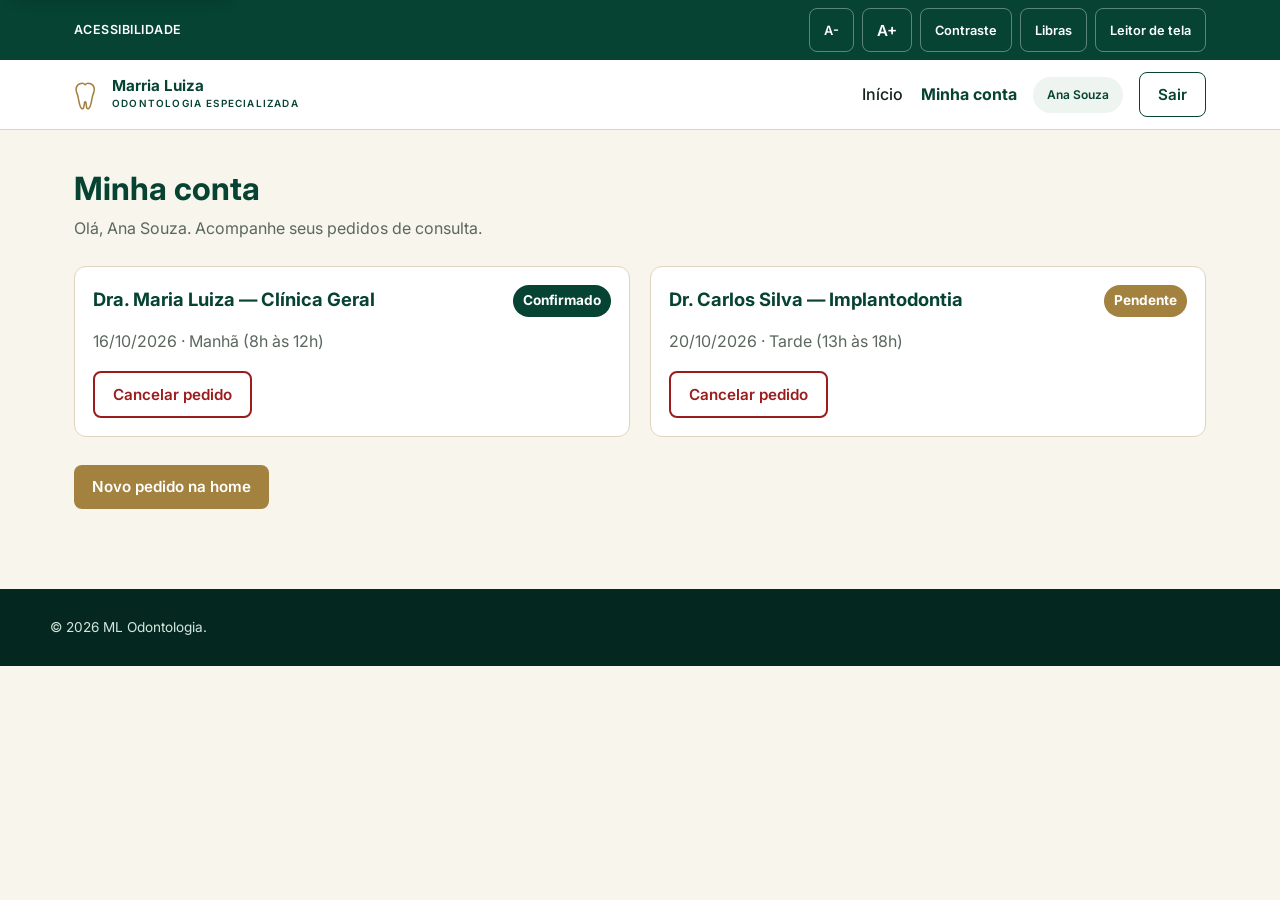
<file: conta.html>
<!DOCTYPE html>
<html lang="pt-BR">
<head>
    <meta charset="UTF-8">
    <meta name="viewport" content="width=device-width, initial-scale=1.0">
    <title>Minha conta | ML Odontologia</title>
    <link rel="preconnect" href="https://fonts.googleapis.com">
    <link rel="preconnect" href="https://fonts.gstatic.com" crossorigin>
    <link href="https://fonts.googleapis.com/css2?family=Inter:wght@400;600;700;800&display=swap" rel="stylesheet">
    <link rel="stylesheet" href="mockup.css?v=a11y">
    <script>
        (function () {
            try {
                var texto = localStorage.getItem('acessibilidade-texto');
                var contraste = localStorage.getItem('acessibilidade-contraste');
                if (texto === '1') document.documentElement.classList.add('texto-medio');
                if (texto === '2') document.documentElement.classList.add('texto-grande');
                if (contraste === '1') document.documentElement.classList.add('contraste-alto');
            } catch (erro) {}
        })();
    </script>
</head>
<body>
    <a href="#conteudo-principal" class="pular-link">Pular para o conteúdo</a>
    <header class="cabecalho">
        <div class="barra-acessibilidade">
            <nav class="barra-acessibilidade-nav" aria-label="Acessibilidade">
                <p class="barra-acessibilidade-titulo">Acessibilidade</p>
                <ul class="barra-acessibilidade-lista">
                    <li><button type="button" id="acessibilidade-diminuir" aria-label="Diminuir tamanho do texto">A-</button></li>
                    <li><button type="button" id="acessibilidade-aumentar" aria-label="Aumentar tamanho do texto">A+</button></li>
                    <li><button type="button" id="acessibilidade-contraste" aria-pressed="false" aria-label="Alternar contraste de cores">Contraste</button></li>
                    <li><button type="button" id="acessibilidade-libras" aria-pressed="false" aria-label="Ativar tradutor de Libras">Libras</button></li>
                    <li><button type="button" id="acessibilidade-leitor" aria-pressed="false" aria-label="Ativar ou pausar leitura em voz alta da página">Leitor de tela</button></li>
                </ul>
            </nav>
            <p id="acessibilidade-status" class="oculto-visualmente" aria-live="polite"></p>
        </div>
        <nav class="menu-principal" aria-label="Menu principal">
            <a href="index.html" class="logo-link">
                <svg class="logo-dente" viewBox="0 0 40 44" aria-hidden="true" focusable="false">
                    <path d="M12 6c-6 0-9 4-9 9 0 4 2 6 3 11 1 6 2 14 5 16 1 1 3 0 3-2l1-6c0-2 2-2 2 0l1 6c0 2 2 3 3 2 3-2 4-10 5-16 1-5 3-7 3-11 0-5-3-9-9-9-2 0-3 1-4 2-1-1-2-2-4-2z" fill="none" stroke="#a3823f" stroke-width="2.2"/>
                </svg>
                <span class="logo-texto"><strong>Marria Luiza</strong><span>Odontologia especializada</span></span>
            </a>
            <ul class="menu-lista">
                <li><a href="index.html">Início</a></li>
                <li><a href="conta.html" aria-current="page">Minha conta</a></li>
            </ul>
            <p class="chip-usuario" id="chip-usuario">Paciente</p>
            <button type="button" class="botao botao-linha" id="botao-sair">Sair</button>
        </nav>
    </header>
    <main id="conteudo-principal" class="pagina" tabindex="-1">
        <h1>Minha conta</h1>
        <p class="pagina-intro" id="conta-intro">Acompanhe seus pedidos de consulta.</p>
        <p id="status-lista" class="oculto-visualmente" aria-live="polite"></p>
        <div id="lista-pedidos" class="grade-pedidos"></div>
        <a class="botao botao-dourado" href="index.html#contato">Novo pedido na home</a>
    </main>
    <footer class="rodape"><p class="rodape-inferior">© 2026 ML Odontologia.</p></footer>
    <div vw class="enabled">
        <div vw-access-button class="active"></div>
        <div vw-plugin-wrapper>
            <div class="vw-plugin-top-wrapper"></div>
        </div>
    </div>
    <script src="https://vlibras.gov.br/app/vlibras-plugin.js"></script>
    <script src="mockup.js?v=a11y"></script>
    <script>
        const usuario = obterSessao() || { nome: 'Ana Souza', papel: 'paciente' };
        document.getElementById('chip-usuario').textContent = usuario.nome;
        document.getElementById('conta-intro').textContent = 'Olá, ' + usuario.nome + '. Acompanhe seus pedidos de consulta.';
        function classeStatus(status) {
            if (status === 'Confirmado') return 'status-confirmado';
            if (status === 'Cancelado') return 'status-cancelado';
            return 'status-pendente';
        }
        function desenhar() {
            const lista = obterPedidos().filter(function (item) {
                return item.paciente === usuario.nome || (usuario.nome === 'Ana Souza' && item.paciente === 'Ana Souza');
            });
            const caixa = document.getElementById('lista-pedidos');
            caixa.innerHTML = '';
            if (!lista.length) {
                caixa.innerHTML = '<p class="lista-vazia">Você ainda não tem pedidos.</p>';
                return;
            }
            lista.forEach(function (pedido) {
                const artigo = document.createElement('article');
                artigo.className = 'pedido';
                artigo.innerHTML = '<div class="pedido-topo"><h2>' + pedido.especialista + '</h2><span class="status ' + classeStatus(pedido.status) + '">' + pedido.status + '</span></div><p>' + pedido.data + ' · ' + pedido.turno + '</p><div class="pedido-acoes"></div>';
                if (pedido.status !== 'Cancelado') {
                    const botao = document.createElement('button');
                    botao.type = 'button';
                    botao.className = 'botao botao-perigo';
                    botao.textContent = 'Cancelar pedido';
                    botao.addEventListener('click', function () {
                        const todos = obterPedidos();
                        const alvo = todos.find(function (item) { return item.id === pedido.id; });
                        if (alvo) alvo.status = 'Cancelado';
                        salvarPedidos(todos);
                        document.getElementById('status-lista').textContent = 'Pedido cancelado.';
                        desenhar();
                    });
                    artigo.querySelector('.pedido-acoes').appendChild(botao);
                }
                caixa.appendChild(artigo);
            });
        }
        desenhar();
    </script>
</body>
</html>
</file>
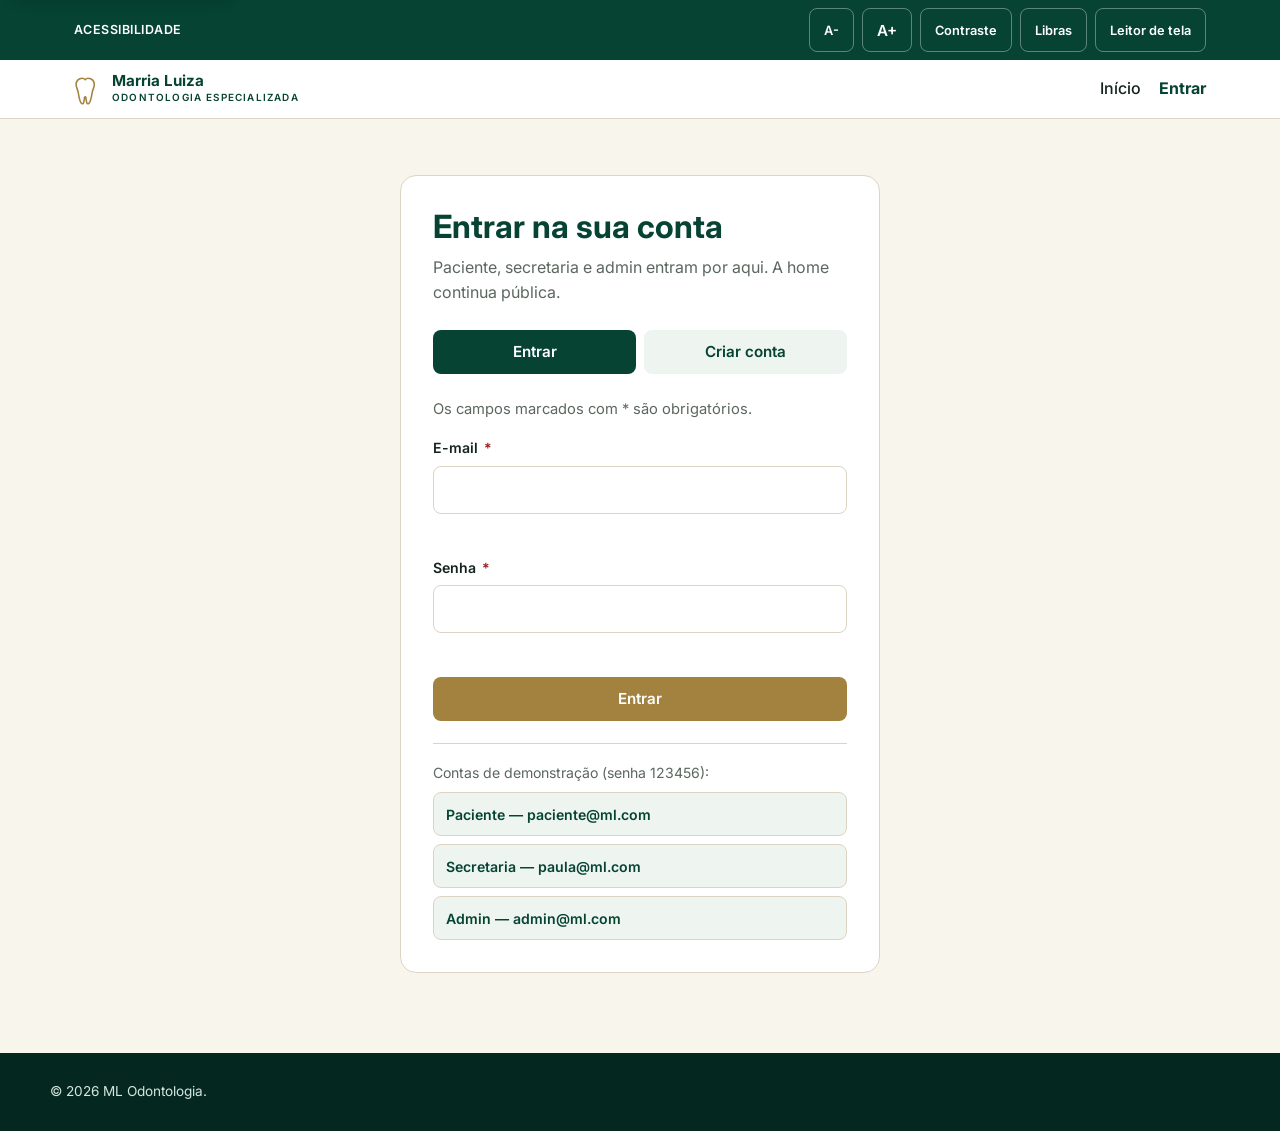
<file: entrar.html>
<!DOCTYPE html>
<html lang="pt-BR">
<head>
    <meta charset="UTF-8">
    <meta name="viewport" content="width=device-width, initial-scale=1.0">
    <title>Entrar | ML Odontologia</title>
    <link rel="preconnect" href="https://fonts.googleapis.com">
    <link rel="preconnect" href="https://fonts.gstatic.com" crossorigin>
    <link href="https://fonts.googleapis.com/css2?family=Inter:wght@400;600;700;800&display=swap" rel="stylesheet">
    <link rel="stylesheet" href="mockup.css?v=a11y">
    <script>
        (function () {
            try {
                var texto = localStorage.getItem('acessibilidade-texto');
                var contraste = localStorage.getItem('acessibilidade-contraste');
                if (texto === '1') document.documentElement.classList.add('texto-medio');
                if (texto === '2') document.documentElement.classList.add('texto-grande');
                if (contraste === '1') document.documentElement.classList.add('contraste-alto');
            } catch (erro) {}
        })();
    </script>
</head>
<body>
    <a href="#conteudo-principal" class="pular-link">Pular para o conteúdo</a>
    <header class="cabecalho">
        <div class="barra-acessibilidade">
            <nav class="barra-acessibilidade-nav" aria-label="Acessibilidade">
                <p class="barra-acessibilidade-titulo">Acessibilidade</p>
                <ul class="barra-acessibilidade-lista">
                    <li><button type="button" id="acessibilidade-diminuir" aria-label="Diminuir tamanho do texto">A-</button></li>
                    <li><button type="button" id="acessibilidade-aumentar" aria-label="Aumentar tamanho do texto">A+</button></li>
                    <li><button type="button" id="acessibilidade-contraste" aria-pressed="false" aria-label="Alternar contraste de cores">Contraste</button></li>
                    <li><button type="button" id="acessibilidade-libras" aria-pressed="false" aria-label="Ativar tradutor de Libras">Libras</button></li>
                    <li><button type="button" id="acessibilidade-leitor" aria-pressed="false" aria-label="Ativar ou pausar leitura em voz alta da página">Leitor de tela</button></li>
                </ul>
            </nav>
            <p id="acessibilidade-status" class="oculto-visualmente" aria-live="polite"></p>
        </div>
        <nav class="menu-principal" aria-label="Menu principal">
            <a href="index.html" class="logo-link">
                <svg class="logo-dente" viewBox="0 0 40 44" aria-hidden="true" focusable="false">
                    <path d="M12 6c-6 0-9 4-9 9 0 4 2 6 3 11 1 6 2 14 5 16 1 1 3 0 3-2l1-6c0-2 2-2 2 0l1 6c0 2 2 3 3 2 3-2 4-10 5-16 1-5 3-7 3-11 0-5-3-9-9-9-2 0-3 1-4 2-1-1-2-2-4-2z" fill="none" stroke="#a3823f" stroke-width="2.2"/>
                </svg>
                <span class="logo-texto"><strong>Marria Luiza</strong><span>Odontologia especializada</span></span>
            </a>
            <ul class="menu-lista">
                <li><a href="index.html">Início</a></li>
                <li><a href="entrar.html" aria-current="page">Entrar</a></li>
            </ul>
        </nav>
    </header>

    <main id="conteudo-principal" class="pagina pagina-centro" tabindex="-1">
        <section class="cartao form-estreito" aria-labelledby="entrar-titulo">
            <h1 id="entrar-titulo">Entrar na sua conta</h1>
            <p class="pagina-intro">Paciente, secretaria e admin entram por aqui. A home continua pública.</p>
            <div class="abas" role="tablist" aria-label="Tipo de acesso">
                <button type="button" class="aba" id="aba-entrar" role="tab" aria-selected="true" aria-controls="painel-entrar" tabindex="0">Entrar</button>
                <button type="button" class="aba" id="aba-criar" role="tab" aria-selected="false" aria-controls="painel-criar" tabindex="-1">Criar conta</button>
            </div>
            <form id="painel-entrar" role="tabpanel" aria-labelledby="aba-entrar" novalidate>
                <p class="formulario-legenda">
                    Os campos marcados com
                    <span aria-hidden="true">*</span>
                    <span class="oculto-visualmente">asterisco</span>
                    são obrigatórios.
                </p>
                <div class="campo">
                    <label for="email-entrar">
                        E-mail
                        <span class="campo-obrigatorio" aria-hidden="true">*</span>
                    </label>
                    <input type="email" id="email-entrar" name="email-entrar" autocomplete="username" required aria-required="true" aria-describedby="erro-email-entrar">
                    <p id="erro-email-entrar" class="campo-erro"></p>
                </div>
                <div class="campo">
                    <label for="senha-entrar">
                        Senha
                        <span class="campo-obrigatorio" aria-hidden="true">*</span>
                    </label>
                    <input type="password" id="senha-entrar" name="senha-entrar" autocomplete="current-password" required aria-required="true" aria-describedby="erro-senha-entrar">
                    <p id="erro-senha-entrar" class="campo-erro"></p>
                </div>
                <button type="submit" class="botao botao-dourado" style="width:100%">Entrar</button>
            </form>
            <form id="painel-criar" role="tabpanel" aria-labelledby="aba-criar" hidden novalidate>
                <p class="formulario-legenda">
                    Os campos marcados com
                    <span aria-hidden="true">*</span>
                    <span class="oculto-visualmente">asterisco</span>
                    são obrigatórios.
                </p>
                <div class="campo">
                    <label for="nome-criar">
                        Nome completo
                        <span class="campo-obrigatorio" aria-hidden="true">*</span>
                    </label>
                    <input type="text" id="nome-criar" name="nome-criar" autocomplete="name" autocapitalize="words" required aria-required="true" aria-describedby="erro-nome-criar">
                    <p id="erro-nome-criar" class="campo-erro"></p>
                </div>
                <div class="campo">
                    <label for="email-criar">
                        E-mail
                        <span class="campo-obrigatorio" aria-hidden="true">*</span>
                    </label>
                    <input type="email" id="email-criar" name="email-criar" autocomplete="email" required aria-required="true" aria-describedby="erro-email-criar">
                    <p id="erro-email-criar" class="campo-erro"></p>
                </div>
                <div class="campo">
                    <label for="senha-criar">
                        Senha
                        <span class="campo-obrigatorio" aria-hidden="true">*</span>
                    </label>
                    <input type="password" id="senha-criar" name="senha-criar" autocomplete="new-password" minlength="6" required aria-required="true" aria-describedby="dica-senha-criar erro-senha-criar">
                    <p id="dica-senha-criar" class="campo-dica">Use no mínimo 6 caracteres.</p>
                    <p id="erro-senha-criar" class="campo-erro"></p>
                </div>
                <button type="submit" class="botao botao-dourado" style="width:100%">Criar conta de paciente</button>
            </form>
            <div class="contas-demo">
                <p>Contas de demonstração (senha 123456):</p>
                <button type="button" data-demo="paciente@ml.com">Paciente — paciente@ml.com</button>
                <button type="button" data-demo="paula@ml.com">Secretaria — paula@ml.com</button>
                <button type="button" data-demo="admin@ml.com">Admin — admin@ml.com</button>
            </div>
        </section>
    </main>
    <footer class="rodape">
        <p class="rodape-inferior">© 2026 ML Odontologia.</p>
    </footer>
    <div vw class="enabled">
        <div vw-access-button class="active"></div>
        <div vw-plugin-wrapper>
            <div class="vw-plugin-top-wrapper"></div>
        </div>
    </div>
    <script src="https://vlibras.gov.br/app/vlibras-plugin.js"></script>
    <script src="mockup.js?v=a11y"></script>
    <script>
        const abaEntrar = document.getElementById('aba-entrar');
        const abaCriar = document.getElementById('aba-criar');
        const painelEntrar = document.getElementById('painel-entrar');
        const painelCriar = document.getElementById('painel-criar');
        function mostrarAba(entrar) {
            abaEntrar.setAttribute('aria-selected', String(entrar));
            abaCriar.setAttribute('aria-selected', String(!entrar));
            abaEntrar.tabIndex = entrar ? 0 : -1;
            abaCriar.tabIndex = entrar ? -1 : 0;
            painelEntrar.hidden = !entrar;
            painelCriar.hidden = entrar;
            document.getElementById('entrar-titulo').textContent = entrar ? 'Entrar na sua conta' : 'Criar conta de paciente';
            (entrar ? abaEntrar : abaCriar).focus();
        }
        function mostrarErro(campo, idErro, mensagem) {
            const erro = document.getElementById(idErro);
            campo.setAttribute('aria-invalid', 'true');
            erro.textContent = mensagem;
            erro.setAttribute('role', 'alert');
        }
        function limparErro(campo, idErro) {
            const erro = document.getElementById(idErro);
            campo.removeAttribute('aria-invalid');
            erro.textContent = '';
            erro.removeAttribute('role');
        }
        abaEntrar.addEventListener('click', function () { mostrarAba(true); });
        abaCriar.addEventListener('click', function () { mostrarAba(false); });
        document.querySelector('.abas').addEventListener('keydown', function (evento) {
            if (evento.key === 'ArrowRight' || evento.key === 'ArrowLeft') {
                evento.preventDefault();
                mostrarAba(evento.key === 'ArrowRight' ? abaCriar.getAttribute('aria-selected') === 'true' : abaEntrar.getAttribute('aria-selected') !== 'true');
            }
        });
        if (new URLSearchParams(window.location.search).get('cadastro') === '1') {
            mostrarAba(false);
            document.getElementById('nome-criar').focus();
        }
        painelEntrar.addEventListener('submit', function (evento) {
            evento.preventDefault();
            const campoEmail = document.getElementById('email-entrar');
            const campoSenha = document.getElementById('senha-entrar');
            const email = campoEmail.value.trim().toLowerCase();
            const senha = campoSenha.value;
            limparErro(campoEmail, 'erro-email-entrar');
            limparErro(campoSenha, 'erro-senha-entrar');
            if (email === '' || email.indexOf('@') === -1) {
                mostrarErro(campoEmail, 'erro-email-entrar', 'Digite um e-mail válido.');
                campoEmail.focus();
                return;
            }
            if (senha === '') {
                mostrarErro(campoSenha, 'erro-senha-entrar', 'Digite a senha.');
                campoSenha.focus();
                return;
            }
            const conta = CONTAS[email];
            if (!conta || conta.senha !== senha) {
                mostrarErro(campoEmail, 'erro-email-entrar', 'E-mail ou senha não conferem.');
                mostrarErro(campoSenha, 'erro-senha-entrar', 'E-mail ou senha não conferem.');
                campoEmail.focus();
                return;
            }
            gravarSessao(email);
            irParaArea(conta.papel);
        });
        painelCriar.addEventListener('submit', function (evento) {
            evento.preventDefault();
            const campoNome = document.getElementById('nome-criar');
            const campoEmail = document.getElementById('email-criar');
            const campoSenha = document.getElementById('senha-criar');
            const nome = campoNome.value.trim();
            const email = campoEmail.value.trim().toLowerCase();
            const senha = campoSenha.value;
            limparErro(campoNome, 'erro-nome-criar');
            limparErro(campoEmail, 'erro-email-criar');
            limparErro(campoSenha, 'erro-senha-criar');
            let primeiro = null;
            if (nome.length < 3) {
                mostrarErro(campoNome, 'erro-nome-criar', 'Digite seu nome completo.');
                primeiro = campoNome;
            }
            if (email === '' || email.indexOf('@') === -1 || email.indexOf('.') === -1) {
                mostrarErro(campoEmail, 'erro-email-criar', 'Digite um e-mail válido, como nome@exemplo.com.');
                if (!primeiro) primeiro = campoEmail;
            } else if (CONTAS[email]) {
                mostrarErro(campoEmail, 'erro-email-criar', 'Este e-mail já possui uma conta. Use Entrar.');
                if (!primeiro) primeiro = campoEmail;
            }
            if (senha.length < 6) {
                mostrarErro(campoSenha, 'erro-senha-criar', 'A senha precisa ter no mínimo 6 caracteres.');
                if (!primeiro) primeiro = campoSenha;
            }
            if (primeiro) {
                primeiro.focus();
                return;
            }
            CONTAS[email] = { senha: senha, nome: nome, papel: 'paciente' };
            gravarSessao(email);
            irParaArea('paciente');
        });
        document.querySelectorAll('[data-demo]').forEach(function (botao) {
            botao.addEventListener('click', function () {
                gravarSessao(botao.getAttribute('data-demo'));
                irParaArea(CONTAS[botao.getAttribute('data-demo')].papel);
            });
        });
    </script>
</body>
</html>
</file>
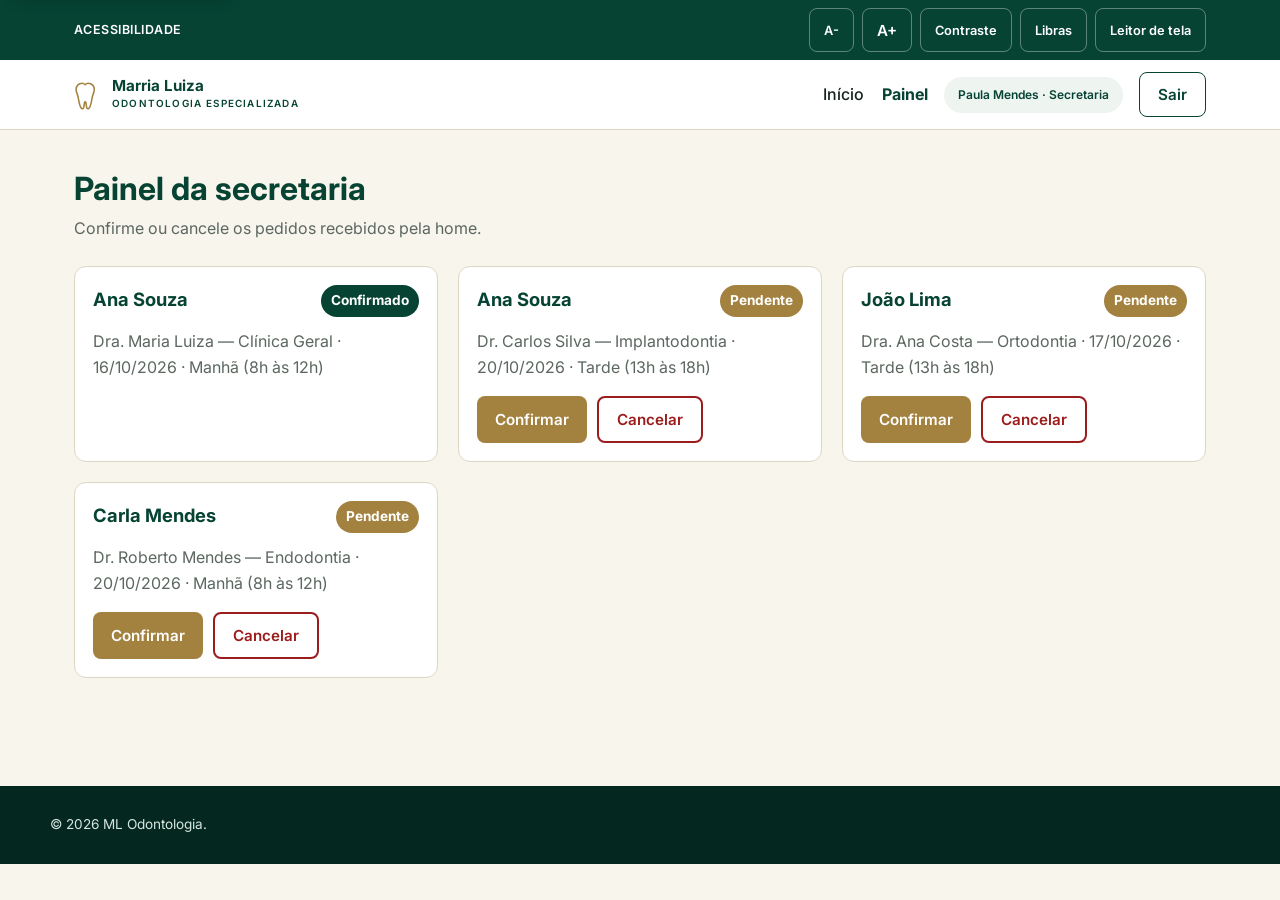
<file: painel.html>
<!DOCTYPE html>
<html lang="pt-BR">
<head>
    <meta charset="UTF-8">
    <meta name="viewport" content="width=device-width, initial-scale=1.0">
    <title>Painel | ML Odontologia</title>
    <link rel="preconnect" href="https://fonts.googleapis.com">
    <link rel="preconnect" href="https://fonts.gstatic.com" crossorigin>
    <link href="https://fonts.googleapis.com/css2?family=Inter:wght@400;600;700;800&display=swap" rel="stylesheet">
    <link rel="stylesheet" href="mockup.css?v=a11y">
    <script>
        (function () {
            try {
                var texto = localStorage.getItem('acessibilidade-texto');
                var contraste = localStorage.getItem('acessibilidade-contraste');
                if (texto === '1') document.documentElement.classList.add('texto-medio');
                if (texto === '2') document.documentElement.classList.add('texto-grande');
                if (contraste === '1') document.documentElement.classList.add('contraste-alto');
            } catch (erro) {}
        })();
    </script>
</head>
<body>
    <a href="#conteudo-principal" class="pular-link">Pular para o conteúdo</a>
    <header class="cabecalho">
        <div class="barra-acessibilidade">
            <nav class="barra-acessibilidade-nav" aria-label="Acessibilidade">
                <p class="barra-acessibilidade-titulo">Acessibilidade</p>
                <ul class="barra-acessibilidade-lista">
                    <li><button type="button" id="acessibilidade-diminuir" aria-label="Diminuir tamanho do texto">A-</button></li>
                    <li><button type="button" id="acessibilidade-aumentar" aria-label="Aumentar tamanho do texto">A+</button></li>
                    <li><button type="button" id="acessibilidade-contraste" aria-pressed="false" aria-label="Alternar contraste de cores">Contraste</button></li>
                    <li><button type="button" id="acessibilidade-libras" aria-pressed="false" aria-label="Ativar tradutor de Libras">Libras</button></li>
                    <li><button type="button" id="acessibilidade-leitor" aria-pressed="false" aria-label="Ativar ou pausar leitura em voz alta da página">Leitor de tela</button></li>
                </ul>
            </nav>
            <p id="acessibilidade-status" class="oculto-visualmente" aria-live="polite"></p>
        </div>
        <nav class="menu-principal" aria-label="Menu principal">
            <a href="index.html" class="logo-link">
                <svg class="logo-dente" viewBox="0 0 40 44" aria-hidden="true" focusable="false">
                    <path d="M12 6c-6 0-9 4-9 9 0 4 2 6 3 11 1 6 2 14 5 16 1 1 3 0 3-2l1-6c0-2 2-2 2 0l1 6c0 2 2 3 3 2 3-2 4-10 5-16 1-5 3-7 3-11 0-5-3-9-9-9-2 0-3 1-4 2-1-1-2-2-4-2z" fill="none" stroke="#a3823f" stroke-width="2.2"/>
                </svg>
                <span class="logo-texto"><strong>Marria Luiza</strong><span>Odontologia especializada</span></span>
            </a>
            <ul class="menu-lista">
                <li><a href="index.html">Início</a></li>
                <li><a href="painel.html" aria-current="page">Painel</a></li>
            </ul>
            <p class="chip-usuario" id="chip-usuario">Equipe</p>
            <button type="button" class="botao botao-linha" id="botao-sair">Sair</button>
        </nav>
    </header>
    <main id="conteudo-principal" class="pagina" tabindex="-1">
        <h1 id="titulo-painel">Painel</h1>
        <p class="pagina-intro" id="intro-painel">Gerencie os pedidos de consulta.</p>
        <p id="status-lista" class="oculto-visualmente" aria-live="polite"></p>
        <div id="lista-pedidos" class="grade-pedidos"></div>
    </main>
    <footer class="rodape"><p class="rodape-inferior">© 2026 ML Odontologia.</p></footer>
    <div vw class="enabled">
        <div vw-access-button class="active"></div>
        <div vw-plugin-wrapper>
            <div class="vw-plugin-top-wrapper"></div>
        </div>
    </div>
    <script src="https://vlibras.gov.br/app/vlibras-plugin.js"></script>
    <script src="mockup.js?v=a11y"></script>
    <script>
        const papelUrl = new URLSearchParams(window.location.search).get('papel');
        const sessao = obterSessao();
        let usuario;
        if (papelUrl === 'admin' || papelUrl === 'secretaria') {
            usuario = {
                nome: papelUrl === 'admin' ? 'Administração' : 'Paula Mendes',
                papel: papelUrl
            };
        } else if (sessao && (sessao.papel === 'admin' || sessao.papel === 'secretaria')) {
            usuario = sessao;
        } else if (sessao && sessao.papel === 'paciente') {
            window.location.href = 'conta.html';
        } else {
            usuario = { nome: 'Paula Mendes', papel: 'secretaria' };
        }
        if (!usuario) {
            usuario = { nome: 'Paula Mendes', papel: 'secretaria' };
        }
        const ehAdmin = usuario.papel === 'admin';
        document.getElementById('chip-usuario').textContent = usuario.nome + ' · ' + (ehAdmin ? 'Admin' : 'Secretaria');
        document.getElementById('titulo-painel').textContent = ehAdmin ? 'Painel do admin' : 'Painel da secretaria';
        document.getElementById('intro-painel').textContent = ehAdmin
            ? 'Confirme, cancele e exclua pedidos. Excluir é exclusivo do admin.'
            : 'Confirme ou cancele os pedidos recebidos pela home.';
        function classeStatus(status) {
            if (status === 'Confirmado') return 'status-confirmado';
            if (status === 'Cancelado') return 'status-cancelado';
            return 'status-pendente';
        }
        function desenhar() {
            const lista = obterPedidos();
            const caixa = document.getElementById('lista-pedidos');
            caixa.innerHTML = '';
            if (!lista.length) {
                caixa.innerHTML = '<p class="lista-vazia">Nenhum pedido de consulta no momento.</p>';
                return;
            }
            lista.forEach(function (pedido) {
                const artigo = document.createElement('article');
                artigo.className = 'pedido';
                artigo.innerHTML = '<div class="pedido-topo"><h2>' + pedido.paciente + '</h2><span class="status ' + classeStatus(pedido.status) + '">' + pedido.status + '</span></div><p>' + pedido.especialista + ' · ' + pedido.data + ' · ' + pedido.turno + '</p><div class="pedido-acoes"></div>';
                const acoes = artigo.querySelector('.pedido-acoes');
                if (pedido.status === 'Pendente') {
                    const confirmar = document.createElement('button');
                    confirmar.type = 'button';
                    confirmar.className = 'botao botao-dourado';
                    confirmar.textContent = 'Confirmar';
                    confirmar.addEventListener('click', function () { atualizar(pedido.id, 'Confirmado'); });
                    const cancelar = document.createElement('button');
                    cancelar.type = 'button';
                    cancelar.className = 'botao botao-perigo';
                    cancelar.textContent = 'Cancelar';
                    cancelar.addEventListener('click', function () { atualizar(pedido.id, 'Cancelado'); });
                    acoes.appendChild(confirmar);
                    acoes.appendChild(cancelar);
                }
                if (ehAdmin) {
                    const excluir = document.createElement('button');
                    excluir.type = 'button';
                    excluir.className = 'botao botao-linha';
                    excluir.textContent = 'Excluir';
                    excluir.addEventListener('click', function () {
                        salvarPedidos(obterPedidos().filter(function (item) { return item.id !== pedido.id; }));
                        document.getElementById('status-lista').textContent = 'Pedido excluído.';
                        desenhar();
                    });
                    acoes.appendChild(excluir);
                }
                caixa.appendChild(artigo);
            });
        }
        function atualizar(id, status) {
            const todos = obterPedidos();
            const alvo = todos.find(function (item) { return item.id === id; });
            if (alvo) alvo.status = status;
            salvarPedidos(todos);
            document.getElementById('status-lista').textContent = 'Pedido atualizado para ' + status + '.';
            desenhar();
        }
        desenhar();
    </script>
</body>
</html>
</file>
<file: style.css>
:root {
  --verde-principal: #064333;
  --verde-secundario: #0e5c46;
  --verde-claro: #a7f3d0;

  /* Dourado escurecido: contraste de ~4.6:1 com branco (era ~2.2:1) */
  --dourado: #a3823f;
  --dourado-claro: #c6a75e; /* uso decorativo apenas, nunca como texto sobre fundo claro/branco */

 --branco: #ffffff;
  --cinza-fundo: #f6f7f8;
  --cinza-texto: #4d4d4d;

  --cinza-rodape: #1f2937;
  --cinza-rodape-texto: #c7ccd3; /* clareado: era #9ca3af (contraste insuficiente sobre #1f2937) */

  --grafite: #222222;
  --erro: #9b1c1c;

 --raio: 22px;
  --sombra: 0 12px 35px rgba(0, 0, 0, 0.08);
  --transicao: 0.35s ease;

  --largura-conteudo: 1180px;

  --respiro-lateral: max(
    24px,
    calc((100% - var(--largura-conteudo)) / 2)
  );
  --altura-cabecalho: 148px;
}


/* ==================================================
RESET
================================================== */

* {
 margin: 0;
  padding: 0;
  box-sizing: border-box;
}

html {
  scroll-behavior: smooth;
  scroll-padding-top: var(--altura-cabecalho);
}

html.texto-medio {
  font-size: 118%;
}

html.texto-grande {
  font-size: 135%;
}

body {
  font-family: "Inter", sans-serif;
 color: var(--cinza-texto);
  background: var(--branco);
  line-height: 1.7;
}

img {
  max-width: 100%;
  display: block;
}

ul,
ol {
  padding: 0;
}

a {
  color: inherit;
}


/* ==================================================
UTILITÁRIOS
================================================== */

.oculto-visualmente {
  position: absolute;
  width: 1px;
  height: 1px;
  padding: 0;
  margin: -1px;
 overflow: hidden;
  clip: rect(0, 0, 0, 0);
  white-space: nowrap;
  border: 0;
}

.pular-link {
  position: absolute;
  top: -60px;
  left: 16px;
  background: var(--verde-principal);
  color: var(--branco);

  padding: 12px 20px;
  border-radius: 8px;

  text-decoration: none;
  font-weight: 600;

 z-index: 1000;
  transition: top var(--transicao);
}

.pular-link:focus {
  top: 8px;
  z-index: 1100;
}

/* Foco visível consistente em todo elemento interativo.
  Nunca remova o outline sem substituí-lo por algo igualmente visível. */
a:focus-visible,
button:focus-visible,
summary:focus-visible,
input:focus-visible,
select:focus-visible,
textarea:focus-visible,
[tabindex]:focus-visible {
  outline: 3px solid var(--dourado);
  outline-offset: 3px;
 border-radius: 4px;
}



@media (prefers-reduced-motion: reduce) {
  html {
    scroll-behavior: auto;
  }

 *,
  *::before,
  *::after {
    animation-duration: 0.001ms !important;
    animation-iteration-count: 1 !important;
    transition-duration: 0.001ms !important;
    scroll-behavior: auto !important;
  }
}

/* ==================================================
FAIXAS DE FUNDO
================================================== */

.faixa-verde {
  width: 100%;
  background: linear-gradient(
    135deg,
    var(--verde-principal) 0%,
   var(--verde-secundario) 100%
  );

  color: var(--branco);
}

.faixa-clara {
  width: 100%;
  background: #f8f5ed;
}
.faixa-cinza {
  width: 100%;
  background: var(--cinza-fundo);
}


/* ==================================================
BARRA DE ACESSIBILIDADE
================================================== */
.barra-acessibilidade {
  width: 100%;

  background: var(--verde-principal);
  color: var(--branco);

  border-bottom: 1px solid rgba(255, 255, 255, 0.14);
}

.barra-acessibilidade-nav {
  width: 100%;
  max-width: var(--largura-conteudo);

  margin: 0 auto;
  padding: 6px 24px;

  display: flex;
  flex-wrap: wrap;
  align-items: center;
 justify-content: space-between;
  gap: 8px 16px;
}

.barra-acessibilidade-titulo {
  margin: 0;

  font-size: 0.78rem;
  font-weight: 600;
  letter-spacing: 0.04em;
 text-transform: uppercase;
}

.barra-acessibilidade-lista {
  display: flex;
  flex-wrap: wrap;
  align-items: center;
  justify-content: flex-end;
  gap: 8px;

 list-style: none;
  padding: 0;
  margin: 0;
}

.barra-acessibilidade button {
  display: inline-flex;
  align-items: center;
  justify-content: center;

 min-height: 36px;
  min-width: 36px;
  padding: 6px 12px;

  border: 1px solid rgba(255, 255, 255, 0.35);
  border-radius: 8px;

  background: transparent;
  color: var(--branco);

 font-family: inherit;
  font-size: 0.8rem;
  font-weight: 600;
  line-height: 1;

  cursor: pointer;
}

.barra-acessibilidade button:hover,
.barra-acessibilidade button[aria-pressed="true"] {
 background: rgba(255, 255, 255, 0.14);
  border-color: var(--dourado);
}

#acessibilidade-aumentar {
  font-size: 0.95rem;
}

[vw] {
  display: none !important;
}

html:not(.libras-ativo) .vlibras-flutuante {
  display: none !important;
}


/* ==================================================
CABEÇALHO
================================================== */
.cabecalho {
  position: sticky;
  top: 0;

  width: 100%;

  background: rgba(255, 255, 255, 0.95);
  backdrop-filter: blur(10px);

 box-shadow: 0 2px 12px rgba(0, 0, 0, 0.05);

  z-index: 999;
}

.menu-principal {
  width: 100%;
  max-width: var(--largura-conteudo);

  margin: 0 auto;
  display: flex;
  flex-wrap: nowrap;
  justify-content: space-between;
  align-items: center;
  gap: 16px 20px;

  padding: 12px 24px;
  position: relative;
}

.logo-area {
  display: inline-flex;
  align-items: center;
  justify-content: center;
  flex-shrink: 0;
}

.logo-link {
  display: block;
  border-radius: 8px;
}

.logo-area img {
  display: block;
  width: 196px;
  height: 76px;
  object-fit: contain;
  object-position: left center;
}

.acoes-cabecalho {
  display: flex;
  align-items: center;
  gap: 8px;
  flex-shrink: 0;
}

.cabecalho-criar,
.cabecalho-entrar {
  display: inline-flex;
  align-items: center;
  justify-content: center;
  min-height: 44px;
  padding: 8px 16px;
  border-radius: 50px;
  font-weight: 700;
  font-size: 0.9rem;
  text-decoration: none;
  white-space: nowrap;
}

.cabecalho-criar {
  color: var(--verde-principal);
  background: transparent;
}

.cabecalho-criar:hover,
.cabecalho-criar:focus-visible {
  color: var(--dourado);
}

.cabecalho-entrar {
  border: 2px solid var(--verde-principal);
  color: var(--verde-principal);
  background: transparent;
}

.cabecalho-entrar:hover,
.cabecalho-entrar:focus-visible {
  background: var(--verde-principal);
  color: var(--branco);
}

/* Botão do menu mobile — escondido em telas largas */
.menu-alternar {
  display: none;

  align-items: center;
  justify-content: center;

  width: 44px;
 height: 44px;

  border: 2px solid var(--verde-principal);
  border-radius: 10px;

  background: transparent;
  color: var(--verde-principal);

  font-size: 1.4rem;

 cursor: pointer;
}

.menu-lista {
  display: flex;
  flex-wrap: nowrap;
  flex: 1 1 auto;
  justify-content: flex-end;
  gap: 14px;

  list-style: none;
  align-items: center;
}

.menu-lista a {
  text-decoration: none;
  color: var(--verde-principal);

  font-weight: 600;
  font-size: 0.92rem;
  white-space: nowrap;

  transition: color 0.3s ease;
}

.menu-lista a:hover,
.menu-lista a:focus-visible {
  color: var(--dourado);
}


/* ==================================================
BOTÕES
================================================== */

.botao {
  display: inline-block;

  text-decoration: none;

  padding: 18px 34px;

  border: 0;
 border-radius: 50px;

  font-family: inherit;
  font-size: 1rem;
  font-weight: 700;

  cursor: pointer;

  transition:
    transform var(--transicao),
   background var(--transicao),
    color var(--transicao),
    box-shadow var(--transicao);
}

.botao-primario {
  background: var(--dourado);
  color: var(--branco);

  box-shadow: 0 20px 45px rgba(0, 0, 0, 0.18);
}

.botao-primario:hover {
  transform: translateY(-5px);
}

.botao-secundario {
  border: 2px solid rgba(255, 255, 255, 0.6);
  color: var(--branco);
}
.botao-secundario:hover {
  background: var(--branco);
  color: var(--verde-principal);
}

.botao-cta {
  background: var(--dourado);
  color: var(--branco);

 box-shadow: 0 10px 25px rgba(0, 0, 0, 0.2);
}

.botao-cta:hover {
  transform: translateY(-4px);

  box-shadow: 0 15px 30px rgba(0, 0, 0, 0.3);
}


/* ==================================================
HERO
================================================== */

.hero-inicio {
  width: 100%;

  display: flex;
  flex-wrap: wrap;

 align-items: center;

  gap: 60px;

  padding: 120px var(--respiro-lateral);
}

.hero-topo {
  flex: 1 1 480px;
  position: relative;
 z-index: 1;
}

.hero-selo {
  display: inline-block;

  color: var(--branco);
  background: rgba(255, 255, 255, 0.12);

  padding: 12px 22px;
 border-radius: 50px;

  letter-spacing: 2px;
  font-size: 0.8rem;

  margin-bottom: 28px;

  font-weight: 600;
}

.hero-titulo {
  font-size: 3.4rem;
  line-height: 1.15;

  margin-bottom: 28px;

  font-weight: 800;
}

.hero-texto {
 color: rgba(255, 255, 255, 0.92);

  font-size: 1.15rem;

  max-width: 620px;

  margin-bottom: 45px;
}

.hero-acoes {
 display: flex;
  flex-wrap: wrap;

  gap: 18px;

  list-style: none;
}

.hero-imagem {
  flex: 1 1 420px;
  max-width: 560px;

  position: relative;
  z-index: 1;

  margin: 0 auto;
}

.hero-imagem img {
 width: 100%;

  height: 480px;

  object-fit: cover;

  border-radius: 28px;

  box-shadow: 0 35px 70px rgba(0, 0, 0, 0.3);
}

/* ==================================================
INDICADORES
================================================== */

.indicadores {
  width: 100%;

  position: relative;
  padding: 60px var(--respiro-lateral);
}

.indicadores-lista {
  max-width: var(--largura-conteudo);

  margin: 0 auto;

  display: flex;
 flex-wrap: wrap;

  gap: 28px;

  list-style: none;
}

.indicador {
  flex: 1 1 260px;

 background: var(--branco);

  border-radius: 22px;

  padding: 40px;

  text-align: center;

  box-shadow: 0 20px 50px rgba(0, 0, 0, 0.08);

 transition: transform var(--transicao);

  display: flex;
  flex-direction: column;

  gap: 12px;
}

.indicador:hover {
  transform: translateY(-10px);
}

.indicador-numero {
  color: var(--verde-principal);

  font-size: 2.7rem;

  font-weight: 800;
}

.indicador-legenda {
  color: #595959; /* escurecido de #666 para reforçar contraste sobre branco */
  font-size: 1rem;
}


/* ==================================================
INTRODUÇÕES
================================================== */

.galeria-intro,
.diferenciais-intro,
.servicos-intro,
.processo-intro,
.depoimentos-intro,
.faq-intro,
.radiologia-intro,
.equipe-intro {
  text-align: center;
  margin-bottom: 60px;
}

.galeria-intro h2,
.diferenciais-intro h2,
.servicos-intro h2,
.depoimentos-intro h2,
.faq-intro h2,
.equipe-intro h2,
.radiologia-intro h2 {
  color: var(--verde-principal);
  font-size: 2.4rem;

  margin-bottom: 20px;
}

.galeria-intro p,
.equipe-intro p {
  max-width: 700px;

 margin: 0 auto;
}


/* ==================================================
GALERIA
================================================== */

.galeria {
  padding: 110px var(--respiro-lateral);
}

.galeria-intro,
.galeria-lista {
  max-width: var(--largura-conteudo);

  margin-left: auto;
  margin-right: auto;
}

.galeria-lista {
  display: grid;
  grid-template-columns: repeat(auto-fit, minmax(min(100%, 280px), 1fr));
  gap: 22px;
  list-style: none;
}

.galeria-item {
  min-width: 0;
  overflow: hidden;
  border-radius: 18px;
  box-shadow: 0 15px 35px rgba(0, 0, 0, 0.08);
}

.galeria-figura {
  display: flex;
  flex-direction: column;
  height: 100%;
  margin: 0;
  background: var(--branco);
}

.galeria-item img {
  width: 100%;
  height: 240px;
  object-fit: cover;
  transition: transform 0.45s;
}

.galeria-item figcaption {
  flex: 1;
  padding: 16px 18px;
  font-size: 0.95rem;
  line-height: 1.5;
}

.galeria-item:hover img {
  transform: scale(1.05);
}


/* ==================================================
SOBRE
================================================== */

.sobre {
  display: flex;
  flex-wrap: wrap;
  align-items: center;

  gap: 70px;

  padding: 120px var(--respiro-lateral);
}

.sobre-imagem {
  flex: 1 1 420px;
  margin: 0;
}

.sobre-imagem img {
  width: 100%;

  border-radius: 28px;

  box-shadow: 0 25px 60px rgba(0, 0, 0, 0.12);
}

.sobre-conteudo {
  flex: 1 1 480px;
}

.sobre-conteudo h2 {
  color: var(--verde-principal);

  font-size: 2.6rem;
  margin-bottom: 28px;
}

.sobre-conteudo p {
  margin-bottom: 24px;

  font-size: 1.08rem;

  line-height: 1.9;
}


/* ==================================================
DIFERENCIAIS
================================================== */

.diferenciais {
  padding: 110px var(--respiro-lateral);
}
.diferenciais-lista,
.servicos-lista {
  max-width: var(--largura-conteudo);

  margin: 0 auto;

  display: flex;
  flex-wrap: wrap;

 gap: 28px;

  list-style: none;
}

.diferencial-item {
  flex: 1 1 240px;
}

.diferencial-card {
 height: 100%;

  background: var(--branco);

  border-radius: 24px;

  padding: 45px 35px;

  text-align: center;

 transition:
    transform var(--transicao),
    box-shadow var(--transicao);

  position: relative;

  overflow: hidden;

  box-shadow: 0 15px 35px rgba(0, 0, 0, 0.06);
}
.diferencial-card::before {
  content: "";

  width: 100%;
  height: 5px;

  background: var(--dourado);

  position: absolute;
  left: 0;
  top: 0;
}

.diferencial-card:hover {
  transform: translateY(-10px);

  box-shadow: 0 30px 60px rgba(0, 0, 0, 0.12);
}
.icone {
  width: 90px;
  height: 90px;

  background: var(--verde-principal);

  color: var(--branco);

  fill: none;
  stroke: currentColor;

  stroke-width: 1.6;

  stroke-linecap: round;

  stroke-linejoin: round;

  padding: 22px;
  margin: 0 auto 30px;

  border-radius: 50%;

  display: block;
}

.diferencial-card h3 {
  color: var(--verde-principal);
  font-size: 1.35rem;

  line-height: 1.5;
}


/* ==================================================
SERVIÇOS
================================================== */
.servicos {
  padding: 110px var(--respiro-lateral);
}

.servico-item {
  flex: 1 1 320px;
}

.servico-card {
 height: 100%;

  display: flex;

  flex-direction: column;

  align-items: flex-start;

  background: var(--branco);

 border-radius: 24px;

  padding: 45px;

  border: 1px solid #ececec;

  transition:
    transform var(--transicao),
    box-shadow var(--transicao);

 position: relative;

  overflow: hidden;
}

.servico-card .icone {
  order: 1;

  width: 82px;
  height: 82px;
  border-radius: 20px;

  padding: 20px;
}

.servico-card h3 {
  order: 2;

  color: var(--verde-principal);
  font-size: 1.45rem;

  margin-bottom: 15px;
}

.servico-card::after {
  content: "";

  width: 0;
 height: 4px;

  background: var(--dourado);

  position: absolute;

  bottom: 0;
  left: 0;

  transition: width var(--transicao);
}

.servico-card:hover {
  transform: translateY(-10px);

  box-shadow: 0 30px 60px rgba(0, 0, 0, 0.1);
}

.servico-card:hover::after {
  width: 100%;
}


/* ==================================================
COMO FUNCIONA
================================================== */

.processo {
  padding: 110px var(--respiro-lateral);
}
.processo-intro h2 {
  color: var(--branco);

  font-size: 2.4rem;
}

.processo-lista {
  max-width: var(--largura-conteudo);

 margin: 0 auto;

  display: flex;
  flex-wrap: wrap;

  gap: 35px;

  list-style: none;

  counter-reset: passo;
}

.processo-item {
  flex: 1 1 220px;
}

.processo-card {
  text-align: center;

  position: relative;
}

.processo-card::before {
  counter-increment: passo;

  content: counter(passo, decimal-leading-zero);

  width: 85px;
  height: 85px;

 background: var(--dourado);

  color: var(--branco);

  display: flex;

  align-items: center;
  justify-content: center;

  border-radius: 50%;
  margin: 0 auto 28px;

  font-size: 1.6rem;

  font-weight: 700;
}

.processo-item:not(:last-child) .processo-card::after {
  content: "";
  width: 100%;
  height: 2px;

  background: rgba(255, 255, 255, 0.2);

  position: absolute;

  top: 42px;
  left: 55%;
}

.processo-card h3 {
  font-size: 1.4rem;

  margin-bottom: 15px;

  color: var(--branco);
}

.processo-card p {
  color: rgba(255, 255, 255, 0.85);
}


/* ==================================================
RADIOLOGIA
================================================== */

.radiologia {
 width: 100%;

  display: flex;
  flex-wrap: wrap;

  gap: 70px;

  padding: 110px var(--respiro-lateral);
}

.radiologia-intro {
  flex-basis: 100%;

  margin-bottom: 0;
}

.radiologia-intro h2 {
  color: var(--verde-principal);

  font-size: 2.4rem;
}

.radiologia-imagem {
  flex: 1 1 420px;

  align-self: center;

  position: relative;

  overflow: hidden;
  border-radius: 26px;

  box-shadow: 0 30px 60px rgba(0, 0, 0, 0.1);

  margin: 0;
}

.radiologia-imagem img {
  width: 100%;
  display: block;

  border-radius: 26px;

  position: relative;

  z-index: 0;

  transition: transform 0.5s;
}

.radiologia-imagem:hover img {
  transform: scale(1.02);
}


/* SCANNER — decorativo, marcado com aria-hidden no HTML */

.scan-line {
  position: absolute;
  top: 0;
  left: 15%;
  width: 70%;
  height: 1px;
  background: #00ffcc;
  box-shadow: 0 0 6px #00ffcc;
  z-index: 3;
  animation: scan 8s ease-in-out infinite;
}

@keyframes scan {
  0% {
    top: 0;
  }

  50% {
    top: calc(100% - 1px);
  }

  100% {
    top: 0;
  }
}

.scan-info {
  position: absolute;

  left: 20px;
  right: 20px;

  display: flex;

 justify-content: space-between;

  font-family: monospace;

  font-size: 12px;

  letter-spacing: 1px;

  color: var(--branco);

 z-index: 4;
}

.scan-info.top {
  top: 20px;
}

.scan-info.bottom {
  bottom: 20px;
}
.scan-info.top span:last-child {
  color: #00ffcc;
}

.tech-tag {
  position: absolute;

  bottom: 55px;
  left: 20px;
  padding: 6px 10px;

  border: 1px solid #00ffcc;

  color: #00ffcc;

  font-family: monospace;

  font-size: 11px;
  letter-spacing: 2px;

  z-index: 4;
}

.radiologia-imagem::after {
  content: "";

  position: absolute;
  inset: 0;

  background: rgba(0, 0, 0, 0.20);

  z-index: 2;

  pointer-events: none;
}

.radiologia-info {
  flex: 1 1 420px;

  align-self: center;
}

.radiologia-info p {
  font-size: 1.15rem;

  line-height: 1.9;
}

.radiologia-lista {
  list-style: none;

  margin-top: 40px;
}

.radiologia-lista li {
  padding: 18px 0;
  border-bottom: 1px solid #e6e6e6;

  font-size: 1.08rem;

  position: relative;

  padding-left: 42px;
}

.radiologia-lista li::before {
  content: "✔";

  color: var(--verde-principal);

  font-weight: bold;

  position: absolute;

  left: 0;
}


/* ==================================================
EQUIPE
================================================== */

.equipe {
  width: 100%;

 padding: 110px var(--respiro-lateral);
}

.equipe-intro {
  width: 100%;

  margin-bottom: 60px;
}

.equipe-intro h2 {
 color: var(--verde-principal);

  font-size: 2.4rem;
}

.equipe-intro p {
  max-width: 650px;

  margin: 0 auto;
}

/* GESTÃO */

.equipe-gestao {
  max-width: 900px;

  margin: 0 auto 90px;

  display: flex;
  flex-wrap: wrap;

  justify-content: center;

  gap: 30px;
}

.equipe-gestao .equipe-card {
  flex: 1 1 350px;
  min-height: 170px;

  background: var(--branco);

  border-radius: 24px;

  padding: 35px;

  box-shadow: 0 15px 35px rgba(0, 0, 0, 0.08);
  position: relative;

  overflow: hidden;

  transition:
    transform var(--transicao),
    box-shadow var(--transicao);
}

.equipe-gestao .equipe-card::before {
  content: "";

  position: absolute;

  top: 0;
  left: 0;

  width: 100%;
  height: 5px;
  background: var(--dourado);
}

.equipe-gestao .equipe-card:hover {
  transform: translateY(-8px);

  box-shadow: 0 25px 50px rgba(0, 0, 0, 0.12);
}

/* PROPRIETÁRIA */

.equipe-proprietaria {
  display: flex;

  align-items: center;

  gap: 25px;
}
.equipe-proprietaria figure {
  margin: 0;

  flex-shrink: 0;
}

.equipe-proprietaria img {
  width: 130px;
  height: 130px;
  object-fit: cover;

  border-radius: 50%;

  border: 5px solid #eef7f3;
}


/* DADOS */
.equipe-dados {
  text-align: left;
}

.equipe-cargo {
  display: block;

  color: #8a6b2f; /* escurecido a partir do dourado para leitura sobre branco */

 font-size: 0.8rem;

  font-weight: 700;

  letter-spacing: 1px;

  text-transform: uppercase;

  margin-bottom: 8px;
}
.equipe-dados h3 {
  color: var(--verde-principal);

  font-size: 1.35rem;

  margin-bottom: 5px;
}

.equipe-dados p {
 color: var(--cinza-texto);

  font-size: 0.95rem;
}


/* GERÊNCIA */

.equipe-gerencia {
  display: flex;
  align-items: center;

  justify-content: center;
}

.equipe-gerencia .equipe-dados {
  text-align: center;
}

/* ESPECIALISTAS */

.especialistas {
  width: 100%;

  max-width: 1100px;

  margin: 0 auto;
}
.especialistas-intro {
  text-align: center;

  margin-bottom: 40px;
}

.especialistas-intro h3 {
  color: var(--verde-principal);

 font-size: 1.8rem;
}

.especialistas-lista {
  display: flex;

  flex-wrap: wrap;

  justify-content: center;

 gap: 20px;

  list-style: none;
}

.especialista-card {
  flex: 1 1 180px;

  max-width: 210px;

 background: #eef7f3;

  border-radius: 18px;

  padding: 25px 20px;

  text-align: center;

  border: 1px solid rgba(6, 67, 51, 0.08);

 transition:
    transform var(--transicao),
    box-shadow var(--transicao);
}

.especialista-card:hover {
  transform: translateY(-6px);

  box-shadow: 0 15px 30px rgba(0, 0, 0, 0.08);
}
.especialista-card h4 {
  color: var(--verde-principal);

  font-size: 1rem;

  margin-bottom: 8px;
}

.especialista-card p {
 color: var(--cinza-texto);

  font-size: 0.85rem;

  line-height: 1.5;
}


/* ==================================================
DEPOIMENTOS
================================================== */

.depoimentos {
  width: 100%;

  padding: 110px var(--respiro-lateral);
}

.depoimentos-intro {
  max-width: var(--largura-conteudo);
  margin-left: auto;
  margin-right: auto;
}

.depoimentos-lista {
  max-width: var(--largura-conteudo);

  margin: 0 auto;

 display: flex;

  flex-wrap: wrap;

  gap: 30px;

  list-style: none;
}

.depoimentos-lista li {
 flex: 1 1 280px;
}

.depoimento {
  height: 100%;

  background: var(--branco);

  padding: 35px 30px;

 border-radius: var(--raio);

  box-shadow: var(--sombra);

  font-style: italic;

  color: var(--cinza-texto);

  border-left: 4px solid var(--dourado);

 transition: transform var(--transicao);
}

.depoimento:hover {
  transform: translateY(-5px);
}


/* ==================================================
FAQ
================================================== */

.faq {
  width: 100%;

  padding: 110px var(--respiro-lateral);
}

.faq-intro {
  width: 100%;
  margin-bottom: 50px;
}

.faq-intro h2 {
  color: var(--verde-principal);

  font-size: 2.4rem;
}

.faq-lista {
  width: 100%;

  max-width: 800px;

  margin: 0 auto;

  display: flex;

  flex-direction: column;
  gap: 16px;

  list-style: none;
}

.faq-item {
  background: var(--cinza-fundo);

  border-radius: 12px;
  padding: 20px 24px;

  border: 1px solid #e5e7eb;

  transition:
    background var(--transicao),
    box-shadow var(--transicao);
}

.faq-item[open] {
  background: var(--branco);

  border-color: var(--verde-claro);

  box-shadow: 0 4px 15px rgba(0, 0, 0, 0.04);
}

.faq-item summary {
  font-weight: 600;
  font-size: 1.1rem;

  color: var(--verde-principal);

  cursor: pointer;

  list-style: none;

  display: flex;
  justify-content: space-between;

  align-items: center;

  gap: 20px;
}

.faq-item summary::-webkit-details-marker {
  display: none;
}

.faq-item summary::after {
  content: "+";

  font-size: 1.4rem;

  color: var(--dourado);
}

.faq-item[open] summary::after {
  content: "−";
}

.faq-item p {
  margin-top: 14px;

  color: var(--cinza-texto);

  line-height: 1.6;
}


/* ==================================================
LOCALIZAÇÃO E HORÁRIO
================================================== */

.localizacao {
  padding: 110px var(--respiro-lateral);
  background-color: var(--cinza-fundo);
}

.localizacao-intro {
  max-width: var(--largura-conteudo);

  margin: 0 auto 50px;

  text-align: center;
}

.localizacao-intro h2 {
  color: var(--verde-principal);

  font-size: 2.4rem;

  margin-bottom: 16px;
}

.localizacao-conteudo {
  max-width: var(--largura-conteudo);
  margin: 0 auto;

  display: flex;

  flex-wrap: wrap;

  gap: 40px;

  align-items: stretch;
}

.localizacao-mapa {
  flex: 1 1 480px;

  min-height: 360px;

  border-radius: 22px;

  overflow: hidden;
  box-shadow: 0 15px 35px rgba(0, 0, 0, 0.08);
}

.localizacao-mapa iframe {
  width: 100%;
  height: 100%;
  min-height: 360px;

  border: 0;
 display: block;
}

.localizacao-info {
  flex: 1 1 340px;

  display: flex;

  flex-direction: column;

 gap: 36px;
}

.localizacao-info h3 {
  color: var(--verde-principal);

  font-size: 1.3rem;

  margin-bottom: 14px;
}
.localizacao-info address {
  font-style: normal;

  line-height: 1.7;

  margin-bottom: 16px;
}

.localizacao-link {
 display: inline-block;

  text-decoration: none;

  color: var(--dourado);

  font-weight: 700;

  border-bottom: 2px solid var(--dourado);

 padding-bottom: 2px;

  transition: color var(--transicao);
}

.localizacao-link:hover {
  color: var(--verde-principal);

  border-color: var(--verde-principal);
}
/* Tabela de horários */

.localizacao-horario {
  width: 100%;

  border-collapse: collapse;

  background: var(--branco);

 border-radius: 14px;

  overflow: hidden;

  box-shadow: 0 10px 25px rgba(0, 0, 0, 0.06);
}

.localizacao-horario th,
.localizacao-horario td {
  text-align: left;
  padding: 16px 20px;

  font-size: 0.98rem;

  border-bottom: 1px solid #ececec;
}

.localizacao-horario tr:last-child th,
.localizacao-horario tr:last-child td {
 border-bottom: 0;
}

.localizacao-horario th {
  color: var(--verde-principal);

  font-weight: 600;
}

.localizacao-horario td {
 color: var(--cinza-texto);
}


/* ==================================================
CTA
================================================== */

.cta {
  width: 100%;
  padding: 90px var(--respiro-lateral);

  text-align: center;
}

.cta h2 {
  font-size: 2.6rem;

  color: var(--branco);
  margin-bottom: 18px;
}

.cta-intro {
  max-width: 650px;

  margin: 0 auto 35px;

  font-size: 1.15rem;
  color: rgba(255, 255, 255, 0.9);
}

.cta-intro a {
  color: var(--dourado-claro);
  font-weight: 700;
}

.cta-intro a:hover,
.cta-intro a:focus-visible {
  color: var(--branco);
}


/* ==================================================
FORMULÁRIO DE AGENDAMENTO
================================================== */

.formulario-agendamento,
.formulario-sucesso {
  max-width: 640px;

  margin: 0 auto;

  padding: 36px 32px;

  background: var(--branco);

  color: var(--cinza-texto);
  text-align: left;

  border-radius: var(--raio);

  box-shadow: var(--sombra);

  scroll-margin-top: var(--altura-cabecalho);
}

.formulario-legenda {
  margin-bottom: 24px;

  font-size: 0.95rem;

  color: var(--cinza-texto);
}

.campo {
  margin-bottom: 22px;
}

.campo label,
.campo-grupo legend {
  display: block;

  margin-bottom: 8px;

  color: var(--verde-principal);

 font-weight: 600;

  font-size: 1rem;
}

.campo-grupo {
  border: 0;
  padding: 0;
  min-width: 0;
}
.campo-obrigatorio {
  color: var(--erro);

  font-weight: 700;
}

.campo-opcional {
  color: var(--cinza-texto);

 font-weight: 400;

  font-size: 0.9rem;
}

.campo input,
.campo select,
.campo textarea {
  width: 100%;

 min-height: 48px;

  padding: 12px 14px;

  border: 2px solid #cfd4d8;
  border-radius: 12px;

  background: var(--branco);

  color: var(--grafite);
  font-family: inherit;
  font-size: 1rem;

  line-height: 1.4;

  scroll-margin-top: var(--altura-cabecalho);
}

.campo textarea {
 min-height: 120px;

  resize: vertical;
}

.campo input::placeholder {
  color: #6b7280;
}

.campo input[aria-invalid="true"],
.campo select[aria-invalid="true"] {
  border-color: var(--erro);

  background: #fff5f5;
}

.campo-dica {
  margin-top: 8px;

  font-size: 0.9rem;
  color: var(--cinza-texto);
}

.campo-erro {
  min-height: 1.4em;

  margin-top: 8px;

  color: var(--erro);
  font-size: 0.92rem;
  font-weight: 600;
}

.opcoes-turno {
  display: flex;

  flex-wrap: wrap;

 gap: 12px;
}

.opcao-turno {
  display: flex;

  align-items: center;

  gap: 10px;

 min-height: 48px;

  padding: 10px 16px;

  border: 2px solid #cfd4d8;
  border-radius: 12px;

  color: var(--grafite);

  font-weight: 500;
  cursor: pointer;
}

.opcao-turno:has(input:checked) {
  border-color: var(--verde-principal);

  background: #f3faf7;
}

.opcao-turno input {
  width: 20px;
  height: 20px;

  min-height: 20px;
  min-width: 20px;

  padding: 0;
  border: 0;

 accent-color: var(--verde-principal);

  cursor: pointer;
}

.formulario-aviso {
  margin: 8px 0 24px;

  padding: 16px 18px;

 background: #f3faf7;

  border-left: 4px solid var(--verde-principal);

  border-radius: 8px;

  color: var(--verde-principal);

  font-size: 0.98rem;
}
.formulario-aviso strong {
  font-weight: 700;
}

.formulario-enviar {
  width: 100%;

  text-align: center;
}
.formulario-sucesso h3 {
  color: var(--verde-principal);

  font-size: 1.6rem;

  margin-bottom: 12px;
}

.formulario-sucesso p {
 margin-bottom: 24px;

  color: var(--cinza-texto);

  font-size: 1.05rem;
}


/* ==================================================
RODAPÉ
================================================== */

.rodape {
  width: 100%;

  background: var(--cinza-rodape);

  color: var(--cinza-rodape-texto);

  padding: 80px var(--respiro-lateral) 0;
}

.rodape-conteudo {
  max-width: var(--largura-conteudo);

  margin: 0 auto;

  display: flex;

  flex-wrap: wrap;
  gap: 70px;

  padding-bottom: 60px;
}

.rodape-coluna {
  flex: 1 1 220px;
}

.rodape-marca {
  flex: 2 1 350px;
}

.rodape-marca h2 {
  color: var(--branco);

  font-size: 1.8rem;

  margin-bottom: 20px;
}

.rodape-marca p {
  max-width: 400px;

  line-height: 1.8;

  font-size: 0.95rem;
}

.rodape-coluna h3 {
  color: var(--branco);

  font-size: 1.1rem;

  margin-bottom: 22px;
}

.rodape-coluna ul {
  list-style: none;
  display: flex;

  flex-direction: column;

  gap: 10px;
}

.rodape-coluna a {
  color: var(--cinza-rodape-texto);
  text-decoration: none;

  transition: color var(--transicao);
}

.rodape-coluna a:hover,
.rodape-coluna a:focus-visible {
  color: var(--dourado-claro);
}
.rodape-coluna address {
  font-style: normal;

  display: flex;

  flex-direction: column;

  gap: 10px;
}
.rodape-coluna address p {
  margin: 0;

  line-height: 1.7;
}

.rodape-inferior {
  max-width: var(--largura-conteudo);

 margin: 0 auto;

  padding: 25px 0;

  border-top: 1px solid #374151;

  display: flex;

  justify-content: space-between;

 align-items: center;

  gap: 20px;

  flex-wrap: wrap;

  font-size: 0.85rem;
}


/* ==================================================
RESPONSIVIDADE
================================================== */

@media (max-width: 1100px) {
  .menu-lista {
    gap: 10px;
  }

  .menu-lista a {
    font-size: 0.82rem;
  }
}

@media (max-width: 900px) {

  .menu-principal {
    flex-wrap: wrap;
    justify-content: space-between;
  }

  .acoes-cabecalho {
    order: 2;
    margin-left: auto;
  }

  .menu-alternar {
    order: 3;
  }

 .hero-inicio {
    padding-top: 90px;
  }

  .hero-titulo {
    font-size: 2.8rem;
  }

  .hero-imagem {
    max-width: 100%;
 }

  .hero-imagem img {
    height: 420px;
  }

  .processo-item:not(:last-child) .processo-card::after {
    display: none;
  }

 .menu-alternar {
    display: flex;
  }

  .menu-lista {
    display: none;

    flex-direction: column;

    align-items: stretch;
    gap: 4px;

    width: 100%;

    order: 4;

    padding-top: 12px;
  }

 .menu-lista--aberto {
    display: flex;
  }

  .menu-lista a {
    display: block;

    padding: 12px 8px;

    border-radius: 8px;
 }

  .menu-lista a:hover,
  .menu-lista a:focus-visible {
    background: var(--cinza-fundo);
  }
}


@media (max-width: 720px) {
  :root {
    --respiro-lateral: 20px;
  }


  /* HEADER */

  .menu-principal {
    padding: 12px 20px;
 }

  .logo-area img {
    width: 148px;
    height: 58px;
  }


  /* HERO */

  .hero-inicio {
    padding: 80px 20px;

    gap: 45px;

   text-align: center;
  }

  .hero-topo {
    flex-basis: 100%;
  }

  .hero-titulo {
    font-size: 2.35rem;
  }
  .hero-texto {
    margin-left: auto;
    margin-right: auto;
  }

  .hero-acoes {
    justify-content: center;
  }

 .hero-imagem {
    flex-basis: 100%;
  }

  .hero-imagem img {
    height: 350px;
  }


  /* SOBRE */
  .sobre {
    text-align: center;

    padding: 80px 20px;

    gap: 45px;
  }

  .sobre-conteudo h2 {
   font-size: 2.2rem;
  }


  /* SEÇÕES */

  .galeria,
  .diferenciais,
  .servicos,
  .processo,
 .radiologia,
  .equipe,
  .depoimentos,
  .faq,
  .localizacao {
    padding-top: 80px;
    padding-bottom: 80px;
  }

  .localizacao-intro {
   text-align: center;
  }

  .localizacao-mapa {
    min-height: 280px;
  }

  .localizacao-mapa iframe {
    min-height: 280px;
  }

  /* RADIOLOGIA */

  .radiologia {
    text-align: center;
  }

  .radiologia-intro {
    flex-basis: 100%;
 }

  .radiologia-info {
    flex-basis: 100%;
  }

  .radiologia-lista {
    text-align: left;
  }

  /* EQUIPE */

  .equipe-gestao {
    margin-bottom: 60px;
  }

  .equipe-proprietaria {
    flex-direction: column;

   text-align: center;
  }

  .equipe-proprietaria .equipe-dados {
    text-align: center;
  }

  .equipe-gerencia {
    min-height: 150px;
  }
  .especialista-card {
    max-width: 100%;

    flex: 1 1 100%;
  }


  /* CTA */

 .cta {
    padding: 70px 20px;
  }

  .cta h2 {
    font-size: 2.1rem;
  }

  .formulario-agendamento,
  .formulario-sucesso {
   padding: 28px 18px;
  }

  .opcoes-turno {
    flex-direction: column;
  }

  .barra-acessibilidade-nav {
    padding-left: 20px;
    padding-right: 20px;
 }


  /* FOOTER */

  .rodape {
    padding-top: 60px;
  }

  .rodape-conteudo {
   gap: 40px;

    text-align: center;
  }

  .rodape-marca p {
    margin: 0 auto;
  }

  .rodape-coluna ul {
   align-items: center;
  }

  .rodape-coluna address {
    align-items: center;
  }

  .rodape-inferior {
    justify-content: center;

   text-align: center;
  }

}


/* ==================================================
ALTO CONTRASTE
================================================== */

html.contraste-alto {
  --verde-principal: #ffff00;
  --verde-secundario: #ffff00;
  --dourado: #ffff00;
  --cinza-texto: #ffffff;
  --grafite: #ffffff;
  --erro: #ff9b9b;
  --cinza-rodape-texto: #ffffff;
}

html.contraste-alto body,
html.contraste-alto .faixa-verde,
html.contraste-alto .faixa-clara,
html.contraste-alto .faixa-cinza,
html.contraste-alto .cabecalho,
html.contraste-alto .rodape,
html.contraste-alto .formulario-agendamento,
html.contraste-alto .formulario-sucesso {
  background: #000 !important;
  color: #fff;
}

html.contraste-alto .cabecalho {
  border-bottom: 2px solid #ffff00;
  box-shadow: none;
}

html.contraste-alto .barra-acessibilidade {
  background: #000;
  color: #ffff00;
 border-bottom: 1px solid #ffff00;
}

html.contraste-alto .barra-acessibilidade button {
  border-color: #ffff00;
  color: #ffff00;
}

html.contraste-alto .barra-acessibilidade button:hover,
html.contraste-alto .barra-acessibilidade button[aria-pressed="true"] {
 background: #ffff00;
  color: #000;
}

html.contraste-alto h1,
html.contraste-alto h2,
html.contraste-alto h3,
html.contraste-alto h4,
html.contraste-alto .menu-lista a,
html.contraste-alto .localizacao-link,
html.contraste-alto .cta-intro,
html.contraste-alto .hero-texto,
html.contraste-alto .hero-selo {
  color: #ffff00 !important;
}

html.contraste-alto .menu-alternar {
  border-color: #ffff00;
  color: #ffff00;
}
html.contraste-alto .botao,
html.contraste-alto .botao-primario,
html.contraste-alto .botao-secundario,
html.contraste-alto .botao-cta {
  background: #ffff00 !important;
  color: #000 !important;
  border: 2px solid #fff;
  box-shadow: none;
}
html.contraste-alto .campo input,
html.contraste-alto .campo select,
html.contraste-alto .campo textarea,
html.contraste-alto .opcao-turno {
  background: #000;
  color: #fff;
  border-color: #ffff00;
}

html.contraste-alto .formulario-aviso,
html.contraste-alto .opcao-turno:has(input:checked) {
  background: #000;
  border-color: #ffff00;
  color: #ffff00;
}

html.contraste-alto a:focus-visible,
html.contraste-alto button:focus-visible,
html.contraste-alto summary:focus-visible,
html.contraste-alto input:focus-visible,
html.contraste-alto select:focus-visible,
html.contraste-alto textarea:focus-visible,
html.contraste-alto [tabindex]:focus-visible {
  outline-color: #ffff00;
}


/*
  
•	 Barra de acessibilidade: tamanho de texto, contraste, Libras e leitura em voz alta. 
•	 Formulário acessível: label associado com for/id, fieldset/legend no grupo de turnos, autocomplete, aria-required e aria-invalid. 
•	 Erros em texto: as mensagens não dependem só da cor; o foco vai para o primeiro campo inválido. 
•	 Confirmação dinâmica: região de status recebe o foco após o envio. 
•	 HTML semântico:  header, nav, main, section, article e footer. 
•	 Idioma da página:  lang="pt-BR". 
•	 Hierarquia de títulos:  h1, h2 e h3. 
•	 Imagens acessíveis:  textos alternativos (alt) nas imagens. 
•	 "Pular para o conteúdo":  link para o usuário ir direto ao conteúdo principal. 
•	 Navegação pelo teclado: os elementos interativos podem ser acessados com Tab. 
•	Foco visível: utilizou :focus-visible para mostrar onde o usuário está navegando pelo teclado. 
•	Menu acessível:  aria-expanded para informar se o menu está aberto/fechado e aria-controls para indicar qual menu o botão controla. 
•	 Elementos decorativos:  aria-hidden="true" para impedir que elementos apenas visuais sejam lidos pelo leitor de tela. 
•	FAQ acessível:  <details> e <summary>, que possuem interação nativa pelo teclado. 
•	Tabela semântica:  <caption> e <th scope>. 
•	 Mapa acessível:  title no iframe. 
•	Links que abrem nova aba:  visualmente/para leitor de tela que alguns links abrem uma nova aba. 
•	 Contraste:  as cores pensando na legibilidade. 
•	 Responsividade:  o site para telas menores. 
•	 Redução de movimento:  prefers-reduced-motion para reduzir animações para quem prefere menos movimento. 
•	Separação de conteúdo e apresentação: HTML, CSS e JavaScript estão separados. 
•	 Não depende somente de cores: as informações importantes também são apresentadas por texto/estrutura.



  */
</file>
<file: mockup.css>
:root {
  --verde: #064333;
  --verde-2: #0e5c46;
  --dourado: #a3823f;
  --creme: #f8f5ed;
  --branco: #ffffff;
  --texto: #5b675f;
  --ink: #14241c;
  --grafite: #14241c;
  --linha: #ddd4c4;
  --suave: #eef4f0;
  --erro: #9b1c1c;
  --ok: #0e5c46;
  --raio: 16px;
  --sombra: none;
}

* { box-sizing: border-box; margin: 0; padding: 0; }

html { scroll-behavior: smooth; }

html.texto-medio { font-size: 118%; }
html.texto-grande { font-size: 135%; }

body {
  font-family: Inter, "Segoe UI", sans-serif;
  color: var(--texto);
  background: var(--creme);
  line-height: 1.6;
  min-height: 100vh;
}

img { max-width: 100%; }

a { color: inherit; }

.oculto-visualmente {
  position: absolute;
  width: 1px;
  height: 1px;
  padding: 0;
  margin: -1px;
  overflow: hidden;
  clip: rect(0, 0, 0, 0);
  white-space: nowrap;
  border: 0;
}

.pular-link {
  position: absolute;
  top: -60px;
  left: 16px;
  background: var(--branco);
  color: var(--verde);
  padding: 12px 20px;
  border-radius: 8px;
  border: 2px solid var(--dourado);
  box-shadow: 0 4px 16px rgba(0, 0, 0, 0.25);
  font-weight: 700;
  text-decoration: none;
  z-index: 1000;
}

.pular-link:focus,
.pular-link:focus-visible {
  top: 8px;
  z-index: 1100;
  outline: 3px solid var(--dourado);
  outline-offset: 3px;
}

a:focus-visible,
button:focus-visible,
input:focus-visible,
select:focus-visible,
[tabindex]:focus-visible {
  outline: 3px solid var(--dourado);
  outline-offset: 3px;
}

@media (prefers-reduced-motion: reduce) {
  html { scroll-behavior: auto; }
  *, *::before, *::after {
    animation-duration: 0.001ms !important;
    transition-duration: 0.001ms !important;
  }
}

.barra-acessibilidade {
  background: var(--verde);
  color: var(--branco);
}

.barra-acessibilidade-nav {
  max-width: 1180px;
  margin: 0 auto;
  padding: 8px 24px;
  display: flex;
  flex-wrap: wrap;
  align-items: center;
  justify-content: space-between;
  gap: 8px 16px;
}

.barra-acessibilidade-titulo {
  font-size: 0.78rem;
  font-weight: 600;
  letter-spacing: 0.04em;
  text-transform: uppercase;
}

.barra-acessibilidade-lista {
  display: flex;
  flex-wrap: wrap;
  gap: 8px;
  list-style: none;
}

.barra-acessibilidade button {
  min-height: 44px;
  min-width: 44px;
  padding: 8px 14px;
  border: 1px solid rgba(255, 255, 255, 0.35);
  border-radius: 8px;
  background: transparent;
  color: var(--branco);
  font: 600 0.8rem Inter, sans-serif;
  cursor: pointer;
}

.barra-acessibilidade button:hover,
.barra-acessibilidade button[aria-pressed="true"] {
  background: rgba(255, 255, 255, 0.14);
  border-color: var(--dourado);
}

#acessibilidade-aumentar {
  font-size: 0.95rem;
}

[vw] {
  display: none !important;
}

html:not(.libras-ativo) .vlibras-flutuante {
  display: none !important;
}

.cabecalho {
  background: var(--branco);
  border-bottom: 1px solid var(--linha);
  position: sticky;
  top: 0;
  z-index: 50;
}

.menu-principal {
  max-width: 1180px;
  margin: 0 auto;
  padding: 12px 24px;
  display: flex;
  flex-wrap: wrap;
  align-items: center;
  gap: 16px;
}

.logo-link {
  display: flex;
  align-items: center;
  gap: 10px;
  text-decoration: none;
  color: var(--verde);
}

.logo-dente {
  width: 28px;
  height: 31px;
  flex-shrink: 0;
}

.logo-texto strong {
  display: block;
  font-size: 0.95rem;
  font-weight: 700;
  line-height: 1.2;
  color: var(--verde);
}

.logo-texto span {
  display: block;
  font-size: 0.62rem;
  letter-spacing: 0.12em;
  text-transform: uppercase;
  font-weight: 600;
}

.menu-lista {
  display: flex;
  flex-wrap: wrap;
  gap: 18px;
  list-style: none;
  margin-left: auto;
  align-items: center;
}

.menu-lista a {
  text-decoration: none;
  color: var(--ink);
  font-weight: 500;
}

.menu-lista a[aria-current="page"] {
  color: var(--verde);
  font-weight: 700;
}

.chip-usuario {
  display: inline-flex;
  align-items: center;
  min-height: 36px;
  padding: 6px 14px;
  border: 0;
  border-radius: 999px;
  background: var(--suave);
  font-size: 0.75rem;
  color: var(--verde);
  font-weight: 600;
}

.botao {
  display: inline-flex;
  align-items: center;
  justify-content: center;
  min-height: 44px;
  padding: 12px 18px;
  border: 0;
  border-radius: 8px;
  font: 600 0.95rem Inter, sans-serif;
  text-decoration: none;
  cursor: pointer;
}

.botao-dourado {
  background: var(--dourado);
  color: var(--branco);
}

.botao-verde {
  background: var(--verde);
  color: var(--branco);
}

.botao-linha {
  background: transparent;
  color: var(--verde);
  border: 1.5px solid var(--verde);
}

.botao-claro {
  background: transparent;
  color: var(--branco);
  border: 2px solid rgba(255, 255, 255, 0.65);
}

.botao-perigo {
  background: transparent;
  color: var(--erro);
  border: 2px solid var(--erro);
}

.acoes-cabecalho {
  display: flex;
  flex-wrap: wrap;
  gap: 10px;
}

.hero-inicio {
  background: linear-gradient(135deg, var(--verde) 0%, var(--verde-2) 100%);
  color: var(--branco);
  padding: 80px 24px;
}

.hero-caixa {
  max-width: 1180px;
  margin: 0 auto;
}

.hero-selo {
  display: inline-block;
  padding: 10px 18px;
  border-radius: 50px;
  background: rgba(255, 255, 255, 0.12);
  font-size: 0.8rem;
  font-weight: 600;
  letter-spacing: 0.08em;
  margin-bottom: 22px;
}

.hero-inicio h1 {
  font-size: clamp(2rem, 4vw, 3.2rem);
  line-height: 1.15;
  max-width: 16ch;
  margin-bottom: 20px;
}

.hero-inicio p {
  max-width: 38rem;
  margin-bottom: 28px;
  color: rgba(255, 255, 255, 0.92);
}

.hero-acoes {
  display: flex;
  flex-wrap: wrap;
  gap: 14px;
  list-style: none;
}

.pagina {
  max-width: 1180px;
  margin: 0 auto;
  padding: 40px 24px 80px;
}

.pagina-centro {
  display: flex;
  justify-content: center;
}

.pagina h1,
.secao h2 {
  color: var(--verde);
  font-size: clamp(1.6rem, 3vw, 2rem);
  line-height: 1.2;
  margin-bottom: 8px;
}

.pagina-intro {
  color: var(--texto);
  margin-bottom: 24px;
  max-width: 36rem;
}

.secao {
  max-width: 1180px;
  margin: 0 auto;
  padding: 70px 24px;
}

.secao-intro {
  max-width: 40rem;
  margin-bottom: 28px;
}

.grade-simples {
  display: grid;
  grid-template-columns: repeat(auto-fit, minmax(220px, 1fr));
  gap: 18px;
  list-style: none;
}

.cartao {
  background: var(--branco);
  border: 1px solid var(--linha);
  border-radius: var(--raio);
  padding: 32px;
}

.form-estreito {
  width: 100%;
  max-width: 480px;
  margin: 16px auto 0;
}

.abas {
  display: grid;
  grid-template-columns: 1fr 1fr;
  gap: 8px;
  margin: 20px 0 24px;
}

.aba {
  min-height: 44px;
  border: 0;
  border-radius: 8px;
  background: var(--suave);
  font: 600 0.95rem Inter, sans-serif;
  color: var(--verde);
  cursor: pointer;
}

.aba[aria-selected="true"] {
  background: var(--verde);
  color: var(--branco);
}

.campo {
  margin-bottom: 18px;
}

.campo label {
  display: block;
  margin-bottom: 6px;
  color: var(--ink);
  font-weight: 600;
  font-size: 0.88rem;
}

.campo input,
.campo select {
  width: 100%;
  min-height: 48px;
  padding: 12px 14px;
  border: 1px solid var(--linha);
  border-radius: 8px;
  background: var(--branco);
  font: 1rem Inter, sans-serif;
  color: var(--ink);
}

.formulario-legenda {
  margin-bottom: 16px;
  font-size: 0.92rem;
}

.campo-obrigatorio {
  color: var(--erro);
  margin-left: 2px;
}

.campo-dica {
  margin-top: 6px;
  font-size: 0.88rem;
  color: #555;
}

.campo-erro {
  min-height: 1.3em;
  margin-top: 6px;
  color: var(--erro);
  font-weight: 600;
  font-size: 0.92rem;
}

.campo input[aria-invalid="true"],
.campo select[aria-invalid="true"] {
  border-color: var(--erro);
}

.contas-demo {
  margin-top: 22px;
  padding-top: 18px;
  border-top: 1px solid var(--linha);
  font-size: 0.88rem;
  color: var(--texto);
}

.contas-demo button {
  display: block;
  width: 100%;
  text-align: left;
  margin-top: 8px;
  min-height: 44px;
  padding: 8px 12px;
  border: 1px solid var(--linha);
  border-radius: 8px;
  background: var(--suave);
  color: var(--verde);
  font: 600 0.88rem Inter, sans-serif;
  cursor: pointer;
}

.grade-pedidos {
  display: grid;
  grid-template-columns: repeat(auto-fit, minmax(280px, 1fr));
  gap: 20px;
  margin-bottom: 28px;
}

.pedido {
  background: var(--branco);
  border: 1px solid var(--linha);
  border-radius: 12px;
  padding: 18px;
}

.pedido-topo {
  display: flex;
  justify-content: space-between;
  gap: 12px;
  align-items: flex-start;
  margin-bottom: 12px;
}

.pedido h2 {
  color: var(--verde);
  font-size: 1.15rem;
}

.status {
  display: inline-flex;
  align-items: center;
  min-height: 32px;
  padding: 4px 10px;
  border-radius: 999px;
  font-size: 0.85rem;
  font-weight: 700;
}

.status-confirmado { background: var(--verde); color: var(--branco); }
.status-pendente { background: var(--dourado); color: var(--branco); }
.status-cancelado { background: #8a3b2a; color: var(--branco); }

.pedido-acoes {
  display: flex;
  flex-wrap: wrap;
  gap: 10px;
  margin-top: 16px;
}

.layout-painel {
  display: grid;
  grid-template-columns: 180px 1fr;
  gap: 28px;
  align-items: start;
}

.painel-nav {
  display: flex;
  flex-direction: column;
  gap: 6px;
}

.painel-nav a {
  min-height: 44px;
  padding: 10px 12px;
  border-radius: 10px;
  color: var(--verde);
  font-weight: 600;
  text-decoration: none;
}

.painel-nav a[aria-current="page"] {
  background: var(--branco);
  box-shadow: var(--sombra);
}

.painel-grid {
  display: grid;
  grid-template-columns: 1fr 260px;
  gap: 20px;
}

.tabela-wrap { overflow-x: auto; }

table {
  width: 100%;
  border-collapse: collapse;
}

th, td {
  text-align: left;
  padding: 14px 10px;
  border-bottom: 1px solid #ececec;
  font-size: 0.95rem;
}

th { color: var(--verde); }

.acoes-linha {
  display: flex;
  flex-wrap: wrap;
  gap: 8px;
}

.acoes-linha .botao {
  min-height: 40px;
  padding: 6px 12px;
  font-size: 0.88rem;
}

.agenda-item {
  display: flex;
  justify-content: space-between;
  padding: 12px 0;
  border-bottom: 1px solid #ececec;
}

.hora {
  font-weight: 700;
  color: var(--verde);
}

.blocos-admin {
  display: grid;
  grid-template-columns: 1fr 1fr;
  gap: 20px;
  margin-top: 20px;
}

.lista-simples { list-style: none; }

.lista-simples li {
  display: flex;
  justify-content: space-between;
  gap: 12px;
  padding: 12px 0;
  border-bottom: 1px solid #ececec;
}

.cta {
  background: linear-gradient(135deg, var(--verde) 0%, var(--verde-2) 100%);
  color: var(--branco);
  padding: 70px 24px;
  text-align: center;
}

.cta h2 {
  color: var(--branco);
  font-size: 2rem;
  margin-bottom: 12px;
}

.cta p {
  max-width: 36rem;
  margin: 0 auto 24px;
  color: rgba(255, 255, 255, 0.92);
}

.lista-vazia {
  background: var(--branco);
  border: 1px solid var(--linha);
  border-radius: 12px;
  padding: 24px;
  color: var(--texto);
}

.rodape {
  background: #04281f;
  color: #d5e6df;
  padding: 28px 24px;
}

.rodape-conteudo {
  max-width: 1180px;
  margin: 0 auto 24px;
  display: flex;
  flex-wrap: wrap;
  gap: 40px;
}

.rodape h2,
.rodape h3 { color: var(--branco); margin-bottom: 12px; }

.rodape ul { list-style: none; }

.rodape a {
  color: #c7ccd3;
  text-decoration: none;
}

.rodape a:hover,
.rodape a:focus-visible { color: #c6a75e; }

.rodape-inferior {
  max-width: 1180px;
  margin: 0 auto;
  padding-top: 0;
  border-top: 0;
  font-size: 0.85rem;
}

@media (max-width: 800px) {
  .layout-painel,
  .painel-grid,
  .blocos-admin {
    grid-template-columns: 1fr;
  }

  .menu-lista { margin-left: 0; width: 100%; }
}

html.contraste-alto {
  --verde: #ffff00;
  --dourado: #ffff00;
  --texto: #ffffff;
  --erro: #ff9b9b;
}

html.contraste-alto body,
html.contraste-alto .cabecalho,
html.contraste-alto .cartao,
html.contraste-alto .pedido,
html.contraste-alto .barra-acessibilidade,
html.contraste-alto .rodape,
html.contraste-alto .hero-inicio,
html.contraste-alto .cta {
  background: #000 !important;
  color: #fff;
}

html.contraste-alto h1,
html.contraste-alto h2,
html.contraste-alto .menu-lista a,
html.contraste-alto .logo-link {
  color: #ffff00 !important;
}

html.contraste-alto .botao-dourado,
html.contraste-alto .botao-verde,
html.contraste-alto .aba[aria-selected="true"],
html.contraste-alto .status-confirmado,
html.contraste-alto .status-pendente,
html.contraste-alto .status-cancelado {
  background: #ffff00 !important;
  color: #000 !important;
}

html.contraste-alto .aba,
html.contraste-alto .chip-usuario,
html.contraste-alto .contas-demo button {
  background: #000 !important;
  color: #ffff00 !important;
  border: 1px solid #ffff00;
}
</file>
